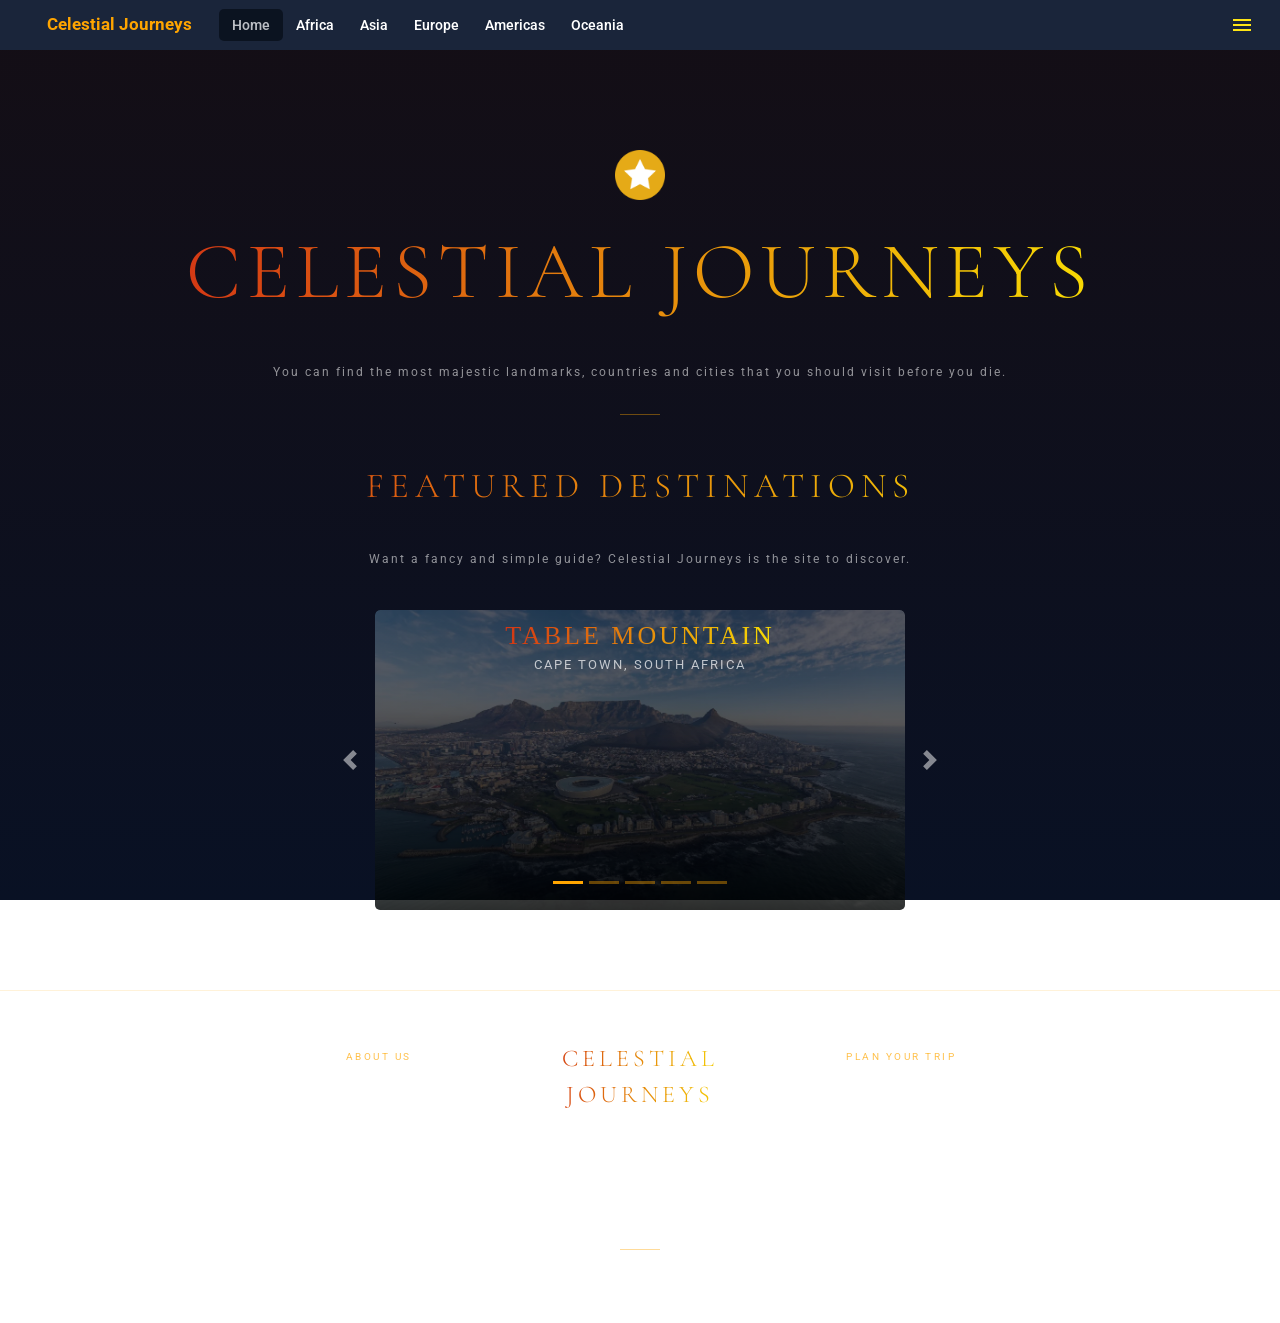
<file: index.html>
<!-- ================================================
      Home page for Celestial Journeys
      File:   index.html
      Author: Marcus Yap
      Date:   May 2026 -->

<!DOCTYPE html>
<html lang="en">
<head>
    <script src="https://code.jquery.com/jquery-3.2.1.slim.min.js" integrity="sha384-KJ3o2DKtIkvYIK3UENzmM7KCkRr/rE9/Qpg6aAZGJwFDMVNA/GpGFF93hXpG5KkN" crossorigin="anonymous"></script>
    <script src="https://cdn.jsdelivr.net/npm/popper.js@1.12.9/dist/umd/popper.min.js" integrity="sha384-ApNbgh9B+Y1QKtv3Rn7W3mgPxhU9K/ScQsAP7hUibX39j7fakFPskvXusvfa0b4Q" crossorigin="anonymous"></script>
    <script src="https://cdn.jsdelivr.net/npm/bootstrap@4.0.0/dist/js/bootstrap.min.js" integrity="sha384-JZR6Spejh4U02d8jOt6vLEHfe/JQGiRRSQQxSfFWpi1MquVdAyjUar5+76PVCmYl" crossorigin="anonymous"></script>
    <link rel="stylesheet" href="https://cdn.jsdelivr.net/npm/bootstrap@4.0.0/dist/css/bootstrap.min.css" integrity="sha384-Gn5384xqQ1aoWXA+058RXPxPg6fy4IWvTNh0E263XmFcJlSAwiGgFAW/dAiS6JXm" crossorigin="anonymous">
    <link href='https://fonts.googleapis.com/css?family=Roboto' rel='stylesheet'>
    <link href="https://fonts.googleapis.com/css2?family=Cormorant+Garamond:wght@300;400;600&display=swap" rel="stylesheet">
    <link rel="stylesheet" href="styling/main.css">
    <link rel="stylesheet" href="styling/continents.css">
    <meta name="viewport" content="width=device-width, initial-scale=1.0">
    <title>Celestial Journeys</title>
    <script src="styling/script.js"></script>
</head>
<body id="home">

<!-- Navigation bar including one for PC and mobile. -->
<nav id="navbar">

    <!-- Small title at the top left showing Celestial Journeys-->
    <div id="navtitle">
        <span id="Celestial">Celestial Journeys</span>
    </div>

    <!-- Links for the navigation bar -->
    <ul id="links">
        <li><a href="index.html" class="active">Home</a></li>
        <li><a href="html/africa.html">Africa</a></li>
        <li><a href="html/asia.html">Asia</a></li>
        <li><a href="html/europe.html">Europe</a></li>
        <li><a href="html/americas.html">Americas</a></li>
        <li><a href="html/oceania.html">Oceania</a></li>
    </ul>

    <!-- Button/icon used to open the hamburger menu for mobile -->
    <button id="hamburger">
        <img id="menu-icon" src="assets/menu.svg" alt="open">
    </button>
</nav>

<!-- Links for the hamburger menu -->
<div id="hamburgermenu">
    <a href="index.html">Home</a>
    <a href="html/africa.html">Africa</a>
    <a href="html/asia.html">Asia</a>
    <a href="html/europe.html">Europe</a>
    <a href="html/americas.html">Americas</a>
    <a href="html/oceania.html">Oceania</a>
</div>

    <!-- Mini star logo -->
    <img src="assets/star.png" id="star" alt ="star">

    <!-- Title and short about -->
    <h1 class="celestiall">CELESTIAL JOURNEYS</h1>
    <br>
    <p class="start">You can find the most majestic landmarks, countries and cities that you should visit before you die.</p>
    <div class="hrthing"></div>

    <!-- Subheading for the carousel of destinations -->
    <h2 class="featured">FEATURED DESTINATIONS</h2>
    <br>
    <p class="start">Want a fancy and simple guide? Celestial Journeys is the site to discover.</p>
    <br>
    
    <!-- Bootstrap carousel from https://getbootstrap.com/docs/4.0/components/carousel/ -->
    <div id="carouselExampleIndicators" class="carousel slide" data-ride="carousel">
        <ol class="carousel-indicators">
          <li data-target="#carouselExampleIndicators" data-slide-to="0" class="active"></li>
          <li data-target="#carouselExampleIndicators" data-slide-to="1"></li>
          <li data-target="#carouselExampleIndicators" data-slide-to="2"></li>
          <li data-target="#carouselExampleIndicators" data-slide-to="3"></li>
          <li data-target="#carouselExampleIndicators" data-slide-to="4"></li>
        </ol>

        <!-- One image per continent displayed in the carousel -->
        <div class="carousel-inner">
          <div class="carousel-item active">
            <img id="carouselimage" class="d-block mx-auto" src="assets/africa/tablemountain.png" alt="First slide" height=300 width=530>
            <div class="carousel-caption">
              <h3>TABLE MOUNTAIN</h3>
              <p>CAPE TOWN, SOUTH AFRICA</p>
            </div>
          </div>
          <div class="carousel-item">
            <img class="d-block mx-auto" src="assets/asia/tokyo.jpg" alt="Second slide" height=300 width=530>
            <div class="carousel-caption">
              <h3>TOKYO</h3>
              <p>JAPAN</p>
            </div>
          </div>
          <div class="carousel-item">
            <img class="d-block mx-auto" src="assets/europe/eiffeltower.jpg" alt="Third slide" height=300 width=530>
            <div class="carousel-caption">
              <h3>PARIS</h3>
              <p>FRANCE</p>
            </div>
          </div>
          <div class="carousel-item">
            <img class="d-block mx-auto" src="assets/americas/lasvegas.jpg" alt="Fourth slide" height=300 width=530>
            <div class="carousel-caption">
              <h3>LAS VEGAS</h3>
              <p>NEVADA, USA</p>
            </div>
          </div>
          <div class="carousel-item">
            <img class="d-block mx-auto" src="assets/oceania/fiji.jpg" alt="Fifth slide" height=300 width=530>
            <div class="carousel-caption">
              <h3>FIJI</h3>
              <p>PACIFIC OCEAN</p>
            </div>
          </div>
        </div>

        <!-- Previous and next button do slide between images. -->
        <a class="carousel-control-prev" href="#carouselExampleIndicators" role="button" data-slide="prev">
          <span class="carousel-control-prev-icon" aria-hidden="true"></span>
          <span class="sr-only">Previous</span>
        </a>
        <a class="carousel-control-next" href="#carouselExampleIndicators" role="button" data-slide="next">
          <span class="carousel-control-next-icon" aria-hidden="true"></span>
          <span class="sr-only">Next</span>
        </a>
      </div>

<!-- Three column footer of about, the title and a link to an external booking site. -->      
<footer>
    <div class="inner">
        <div class="grid">
            <div class="columns">
                <p class="footerheading">ABOUT US</p>
                <p class="about">Celestial Journeys is your guide to the world's most breathtaking destinations, from ancient wonders to modern marvels. The places worth travelling for are gathered here.</p>
            </div>
            <div class="columns" id="alignment">
                <span class="logoo">CELESTIAL JOURNEYS</span>
                <p class="slogan">Discover the world's most beautiful places.</p>
            </div>
            <div class="columns">
                <p class="footerheading">PLAN YOUR TRIP</p>
                <a href="https://www.expedia.co.nz" class="footerlink" target="_blank">BOOK NOW</a>

                <!-- target="_blank" opens the link in a new tab instead of closing my website -->
            </div>
        </div>
        <div class="copy"></div>

        <!-- &copy is for the copyright logo -->
        <p class="copyright">&copy; 2026 Celestial Journeys. All rights reserved.</p>
    </div>
</footer>
</body>
</html>
</file>
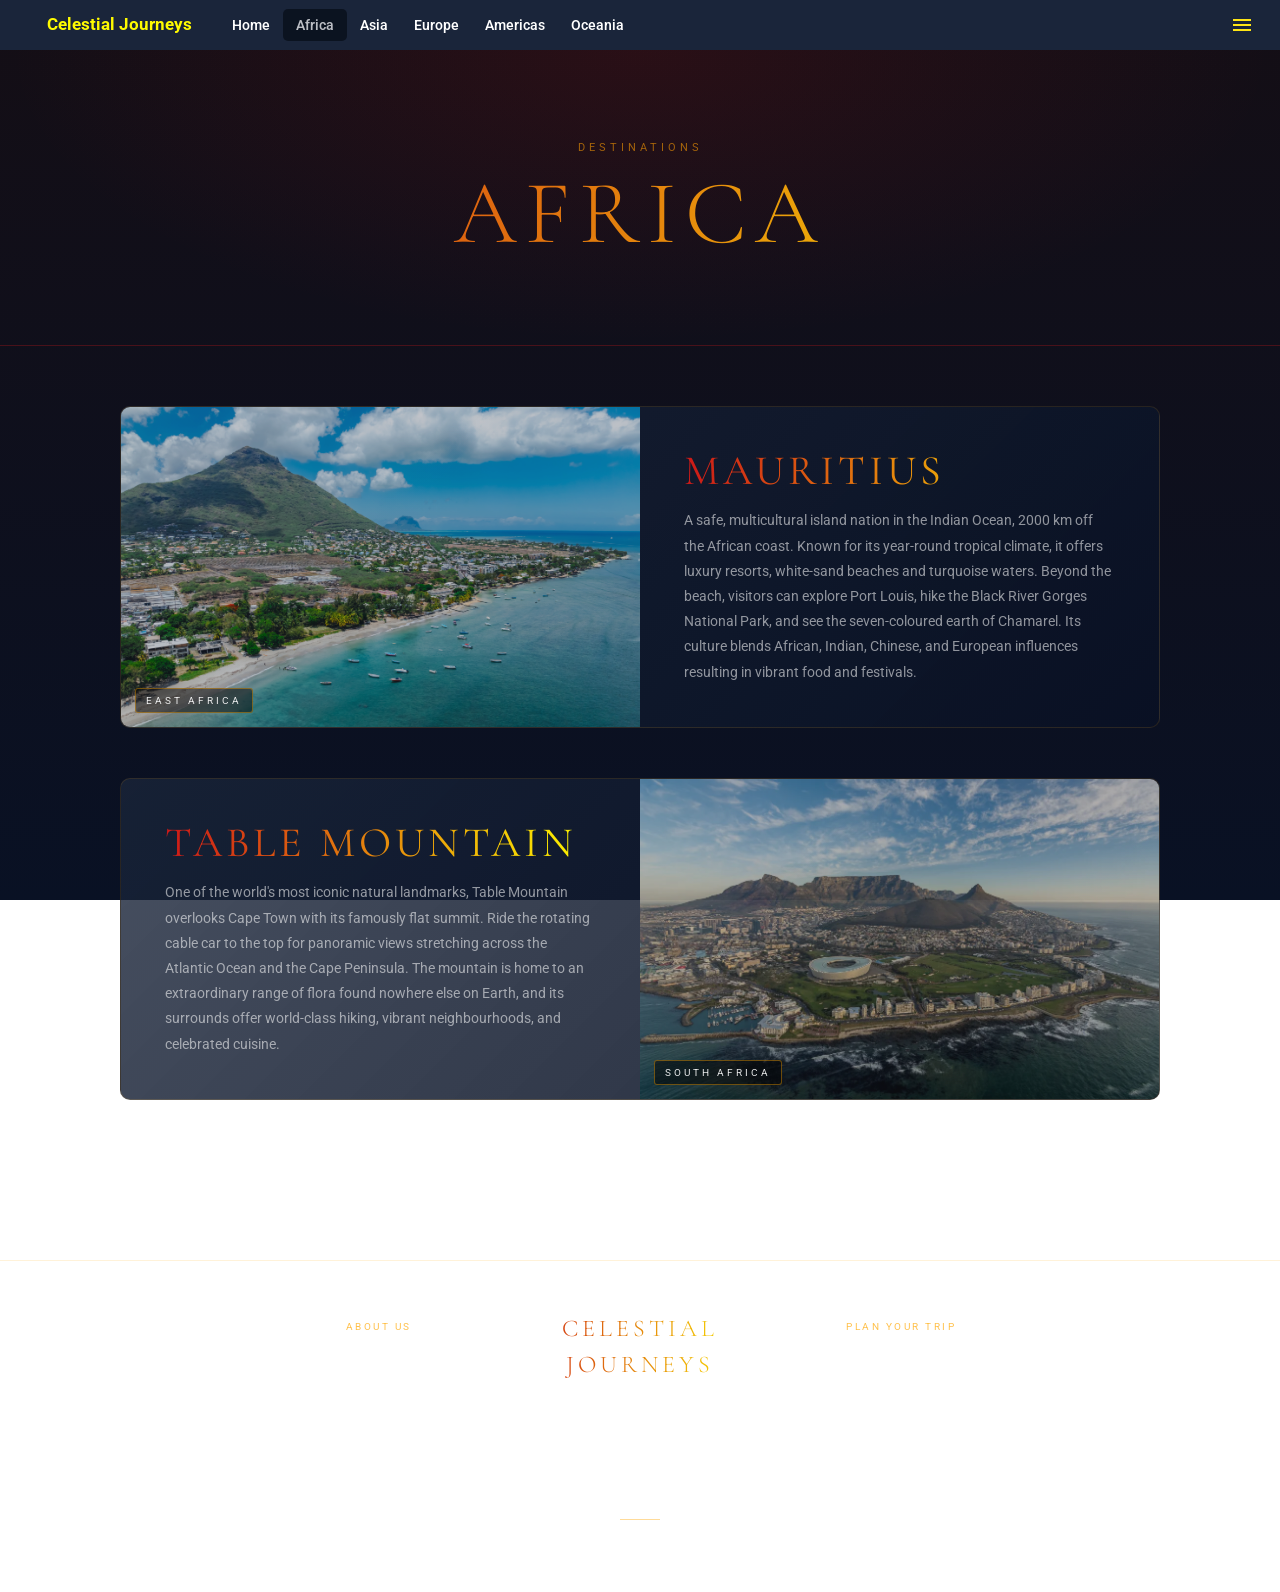
<file: html/africa.html>
<!-- ================================================
      Africa page for Celestial Journeys showing 2 destinations with a description
      File: Africa.html
      Author: Marcus Yap
      Date: May 2026 
     ================================================ -->

<!DOCTYPE html>
<html lang="en">
<head>
    <script src="https://code.jquery.com/jquery-3.2.1.slim.min.js" integrity="sha384-KJ3o2DKtIkvYIK3UENzmM7KCkRr/rE9/Qpg6aAZGJwFDMVNA/GpGFF93hXpG5KkN" crossorigin="anonymous"></script>
    <script src="https://cdn.jsdelivr.net/npm/popper.js@1.12.9/dist/umd/popper.min.js" integrity="sha384-ApNbgh9B+Y1QKtv3Rn7W3mgPxhU9K/ScQsAP7hUibX39j7fakFPskvXusvfa0b4Q" crossorigin="anonymous"></script>
    <script src="https://cdn.jsdelivr.net/npm/bootstrap@4.0.0/dist/js/bootstrap.min.js" integrity="sha384-JZR6Spejh4U02d8jOt6vLEHfe/JQGiRRSQQxSfFWpi1MquVdAyjUar5+76PVCmYl" crossorigin="anonymous"></script>
    <link rel="stylesheet" href="https://cdn.jsdelivr.net/npm/bootstrap@4.0.0/dist/css/bootstrap.min.css" integrity="sha384-Gn5384xqQ1aoWXA+058RXPxPg6fy4IWvTNh0E263XmFcJlSAwiGgFAW/dAiS6JXm" crossorigin="anonymous">
    <link href='https://fonts.googleapis.com/css?family=Roboto' rel='stylesheet'>
    <link href="https://fonts.googleapis.com/css2?family=Cormorant+Garamond:wght@300;400;600&display=swap" rel="stylesheet">
    <link rel="stylesheet" href="../styling/main.css">
    <link rel="stylesheet" href="../styling/continents.css">
    <!-- Quick styling to change the colour of mini Celestial Journeys title based on each continent title -->
    <style>
    #Celestial { color: #fffb00; }
    </style>
    <meta name="viewport" content="width=device-width, initial-scale=1.0">
    <title>Africa - Celestial Journeys</title>
    <script src="../styling/script.js"></script>
</head>
<body>

<!-- Navigation bar including one for PC and mobile. -->
<nav id="navbar">

    <!-- Small title at the top left showing Celestial Journeys-->
    <div id="navtitle">
        <span id="Celestial">Celestial Journeys</span>
    </div>

    <!-- Links for the navigation bar -->
    <ul id="links">
        <li><a href="../index.html">Home</a></li>
        <li><a href="../html/africa.html" class="active">Africa</a></li>
        <li><a href="../html/asia.html">Asia</a></li>
        <li><a href="../html/europe.html">Europe</a></li>
        <li><a href="../html/americas.html">Americas</a></li>
        <li><a href="../html/oceania.html">Oceania</a></li>
    </ul>

    <!-- Button/icon used to open the hamburger menu for mobile -->
    <button id="hamburger">
        <img id="menu-icon" src="../assets/menu.svg" alt="open">
    </button>
</nav>

<!-- Links for the hamburger menu -->
<div id="hamburgermenu">
    <a href="../index.html">Home</a>
    <a href="../html/africa.html">Africa</a>
    <a href="../html/asia.html">Asia</a>
    <a href="../html/europe.html">Europe</a>
    <a href="../html/americas.html">Americas</a>
    <a href="../html/oceania.html">Oceania</a>
</div>

<!-- Title of page with a small 'destinations' text above it -->
<div class="africa">
    <div>
        <p class="destinationslabel">DESTINATIONS</p>
        <h1 class="africatitle">AFRICA</h1>
    </div>
</div>

<!-- Destination box/card with an image of each place, the location and description of it. -->
<div class="destinations">

    <!-- First destination -->
    <div class="destinationcard">
        <div class="image">
            <img src="../assets/africa/mauritius.jpg" alt="Mauritius">
            <div class="location">EAST AFRICA</div>
        </div>
        <div class="desc">
            <h2 class="africaplace">MAURITIUS</h2>

            <!-- https://mauritiusnow.com/ I used this website for information and got AI to summarise my writing to create the description. -->
            <p class="description">A safe, multicultural island nation in the Indian Ocean, 2000 km off the African coast. Known for its year-round tropical climate, it offers luxury resorts, white-sand beaches and turquoise waters. Beyond the beach, visitors can explore Port Louis, hike the Black River Gorges National Park, and see the seven-coloured earth of Chamarel. Its culture blends African, Indian, Chinese, and European influences resulting in vibrant food and festivals.</p>
        </div>
    </div>

    <!-- Second destination -->
    <div class="destinationcard2">
        <div class="image">
            <img src="../assets/africa/tablemountain.png" alt="Table Mountain">
            <div class="location">SOUTH AFRICA</div>
        </div>
        <div class="desc">
            <h2 class="africaplace">TABLE MOUNTAIN</h2>

            <!-- https://www.southafrica.net/ I used this website for information and got AI to summarise my writing to create the description. -->
            <p class="description">One of the world's most iconic natural landmarks, Table Mountain overlooks Cape Town with its famously flat summit. Ride the rotating cable car to the top for panoramic views stretching across the Atlantic Ocean and the Cape Peninsula. The mountain is home to an extraordinary range of flora found nowhere else on Earth, and its surrounds offer world-class hiking, vibrant neighbourhoods, and celebrated cuisine.</p>
        </div>
    </div>
</div>

<!-- Three column footer of about, the title and a link to an external booking site. -->      
<footer>
    <div class="inner">
        <div class="grid">
            <div class="columns">
                <p class="footerheading">ABOUT US</p>
                <p class="about">Celestial Journeys is your guide to the world's most breathtaking destinations, from ancient wonders to modern marvels. The places worth travelling for are gathered here.</p>
            </div>
            <div class="columns" id="alignment">
                <span class="logoo">CELESTIAL JOURNEYS</span>
                <p class="slogan">Discover the world's most beautiful places.</p>
            </div>
            <div class="columns">
                <p class="footerheading">PLAN YOUR TRIP</p>
                <a href="https://www.expedia.co.nz" class="footerlink" target="_blank">BOOK NOW</a>

                <!-- target="_blank" opens the link in a new tab instead of closing my website -->
            </div>
        </div>
        <div class="copy"></div>
        <p class="copyright">&copy; 2026 Celestial Journeys. All rights reserved.</p>
    </div>
</footer>
</body>
</html>
</file>
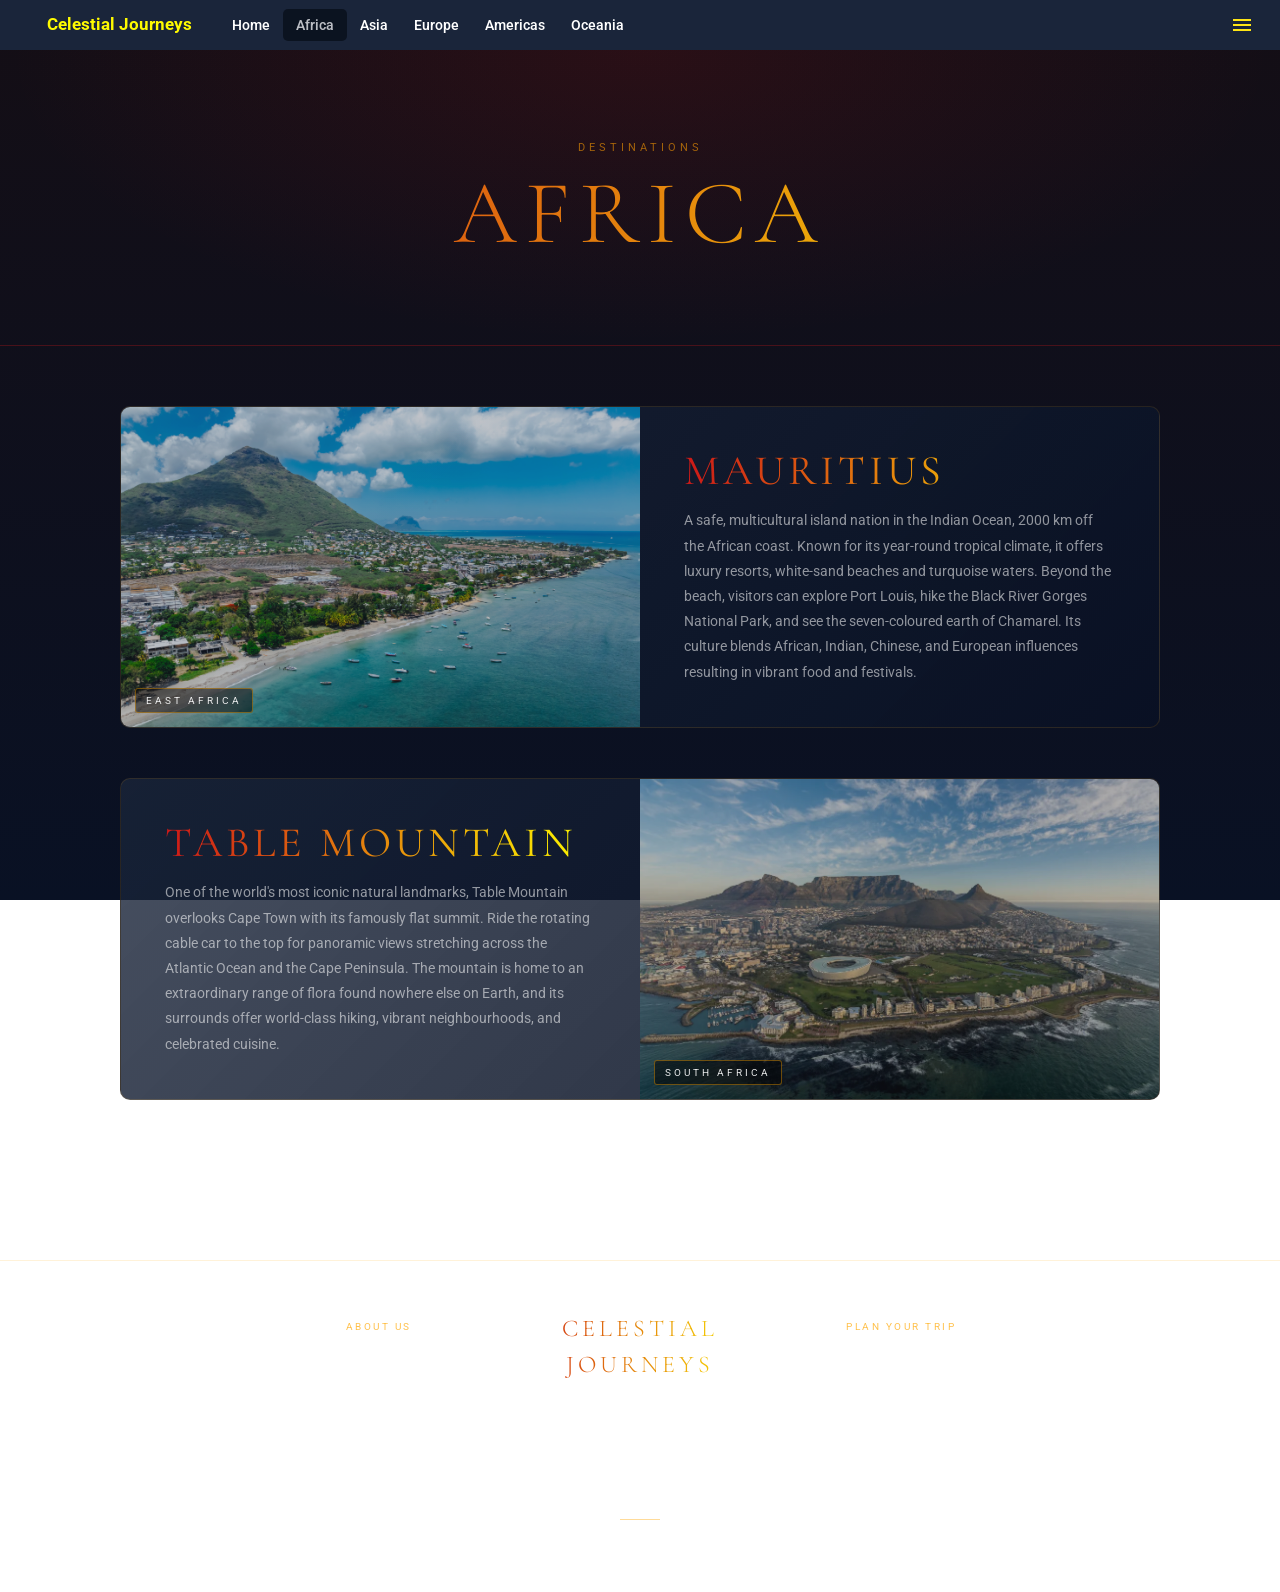
<file: html/Africa.html>
<!-- ================================================
      Africa page for Celestial Journeys showing 2 destinations with a description
      File: Africa.html
      Author: Marcus Yap
      Date: May 2026 
     ================================================ -->

<!DOCTYPE html>
<html lang="en">
<head>
    <script src="https://code.jquery.com/jquery-3.2.1.slim.min.js" integrity="sha384-KJ3o2DKtIkvYIK3UENzmM7KCkRr/rE9/Qpg6aAZGJwFDMVNA/GpGFF93hXpG5KkN" crossorigin="anonymous"></script>
    <script src="https://cdn.jsdelivr.net/npm/popper.js@1.12.9/dist/umd/popper.min.js" integrity="sha384-ApNbgh9B+Y1QKtv3Rn7W3mgPxhU9K/ScQsAP7hUibX39j7fakFPskvXusvfa0b4Q" crossorigin="anonymous"></script>
    <script src="https://cdn.jsdelivr.net/npm/bootstrap@4.0.0/dist/js/bootstrap.min.js" integrity="sha384-JZR6Spejh4U02d8jOt6vLEHfe/JQGiRRSQQxSfFWpi1MquVdAyjUar5+76PVCmYl" crossorigin="anonymous"></script>
    <link rel="stylesheet" href="https://cdn.jsdelivr.net/npm/bootstrap@4.0.0/dist/css/bootstrap.min.css" integrity="sha384-Gn5384xqQ1aoWXA+058RXPxPg6fy4IWvTNh0E263XmFcJlSAwiGgFAW/dAiS6JXm" crossorigin="anonymous">
    <link href='https://fonts.googleapis.com/css?family=Roboto' rel='stylesheet'>
    <link href="https://fonts.googleapis.com/css2?family=Cormorant+Garamond:wght@300;400;600&display=swap" rel="stylesheet">
    <link rel="stylesheet" href="../styling/main.css">
    <link rel="stylesheet" href="../styling/continents.css">
    <!-- Quick styling to change the colour of mini Celestial Journeys title based on each continent title -->
    <style>
    #Celestial { color: #fffb00; }
    </style>
    <meta charset="UTF-8">
    <meta name="viewport" content="width=device-width, initial-scale=1.0">
    <title>Africa - Celestial Journeys</title>
    <script src="../styling/script.js"></script>
</head>
<body>

<!-- Navigation bar including one for PC and mobile. -->
<nav id="navbar">

    <!-- Small title at the top left showing Celestial Journeys-->
    <div id="navtitle">
        <span id="Celestial">Celestial Journeys</span>
    </div>

    <!-- Links for the navigation bar -->
    <ul id="links">
        <li><a href="../index.html">Home</a></li>
        <li><a href="../html/africa.html" class="active">Africa</a></li>
        <li><a href="../html/asia.html">Asia</a></li>
        <li><a href="../html/europe.html">Europe</a></li>
        <li><a href="../html/americas.html">Americas</a></li>
        <li><a href="../html/oceania.html">Oceania</a></li>
    </ul>

    <!-- Button/icon used to open the hamburger menu for mobile -->
    <button id="hamburger">
        <img id="menu-icon" src="../assets/menu.svg" alt="open">
    </button>
</nav>

<!-- Links for the hamburger menu -->
<div id="hamburgermenu">
    <a href="../index.html">Home</a>
    <a href="../html/africa.html">Africa</a>
    <a href="../html/asia.html">Asia</a>
    <a href="../html/europe.html">Europe</a>
    <a href="../html/americas.html">Americas</a>
    <a href="../html/oceania.html">Oceania</a>
</div>

<!-- Title of page with a small 'destinations' text above it -->
<div class="africa">
    <div>
        <p class="destinationslabel">DESTINATIONS</p>
        <h1 class="africatitle">AFRICA</h1>
    </div>
</div>

<!-- Destination box/card with an image of each place, the location and description of it. -->
<div class="destinations">

    <!-- First destination -->
    <div class="destinationcard">
        <div class="image">
            <img src="../assets/africa/mauritius.jpg" alt="Mauritius">
            <div class="location">EAST AFRICA</div>
        </div>
        <div class="desc">
            <h2 class="africaplace">MAURITIUS</h2>

            <!-- https://mauritiusnow.com/ I used this website for information and got AI to summarise my writing to create the description. -->
            <p class="description">A safe, multicultural island nation in the Indian Ocean, 2000 km off the African coast. Known for its year-round tropical climate, it offers luxury resorts, white-sand beaches and turquoise waters. Beyond the beach, visitors can explore Port Louis, hike the Black River Gorges National Park, and see the seven-coloured earth of Chamarel. Its culture blends African, Indian, Chinese, and European influences resulting in vibrant food and festivals.</p>
        </div>
    </div>

    <!-- Second destination -->
    <div class="destinationcard2">
        <div class="image">
            <img src="../assets/africa/tablemountain.png" alt="Table Mountain">
            <div class="location">SOUTH AFRICA</div>
        </div>
        <div class="desc">
            <h2 class="africaplace">TABLE MOUNTAIN</h2>

            <!-- https://www.southafrica.net/ I used this website for information and got AI to summarise my writing to create the description. -->
            <p class="description">One of the world's most iconic natural landmarks, Table Mountain overlooks Cape Town with its famously flat summit. Ride the rotating cable car to the top for panoramic views stretching across the Atlantic Ocean and the Cape Peninsula. The mountain is home to an extraordinary range of flora found nowhere else on Earth, and its surrounds offer world-class hiking, vibrant neighbourhoods, and celebrated cuisine.</p>
        </div>
    </div>
</div>

<!-- Three column footer of about, the title and a link to an external booking site. -->      
<footer>
    <div class="inner">
        <div class="grid">
            <div class="columns">
                <p class="footerheading">ABOUT US</p>
                <p class="about">Celestial Journeys is your guide to the world's most breathtaking destinations, from ancient wonders to modern marvels. The places worth travelling for are gathered here.</p>
            </div>
            <div class="columns" id="alignment">
                <span class="logoo">CELESTIAL JOURNEYS</span>
                <p class="slogan">Discover the world's most beautiful places.</p>
            </div>
            <div class="columns">
                <p class="footerheading">PLAN YOUR TRIP</p>
                <a href="https://www.expedia.co.nz" class="footerlink" target="_blank">BOOK NOW</a>

                <!-- target="_blank" opens the link in a new tab instead of closing my website -->
            </div>
        </div>
        <div class="copy"></div>
        <p class="copyright">&copy; 2026 Celestial Journeys. All rights reserved.</p>
    </div>
</footer>
</body>
</html>
</file>
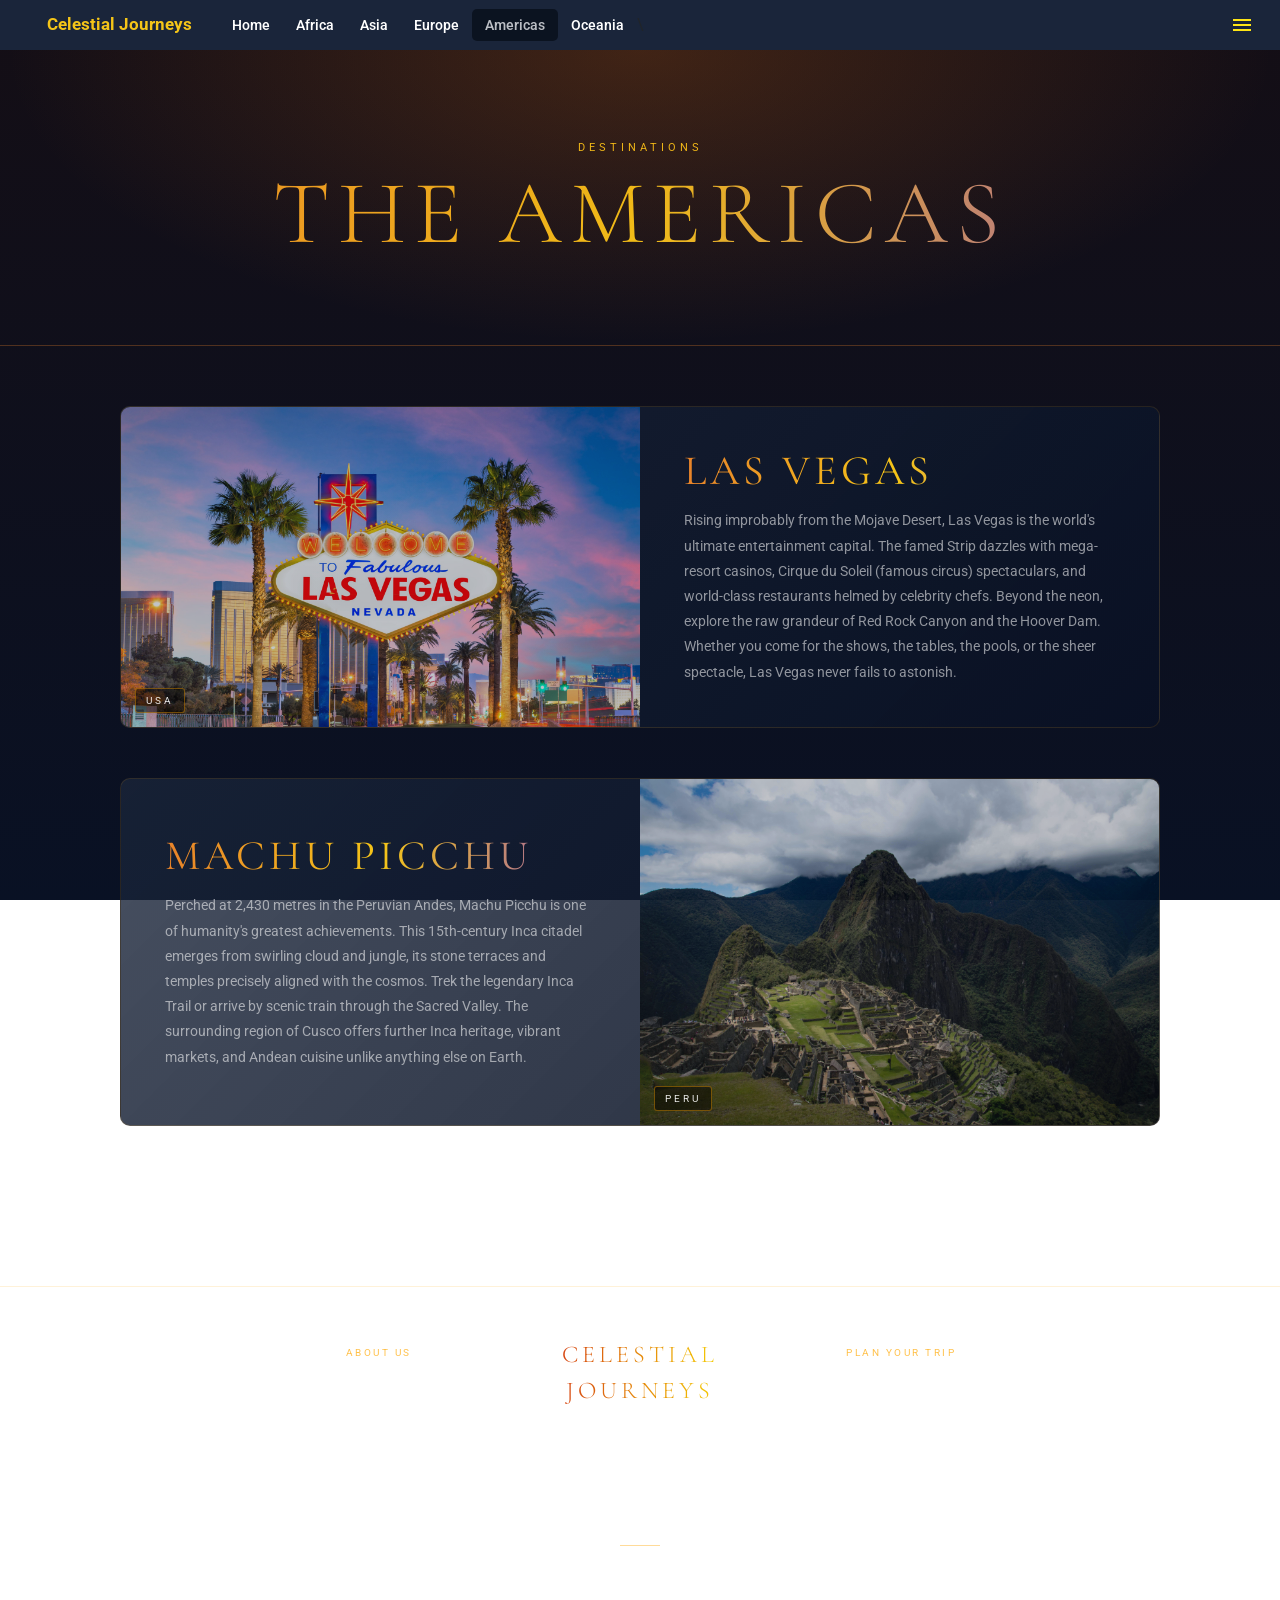
<file: html/americas.html>
<!-- ================================================
      South/North America page for Celestial Journeys showing 2 destinations with a description
      File: Americas.html
      Author: Marcus Yap
      Date: May 2026 
     ================================================ -->

<!DOCTYPE html>
<html lang="en">
<head>
    <script src="https://code.jquery.com/jquery-3.2.1.slim.min.js" integrity="sha384-KJ3o2DKtIkvYIK3UENzmM7KCkRr/rE9/Qpg6aAZGJwFDMVNA/GpGFF93hXpG5KkN" crossorigin="anonymous"></script>
    <script src="https://cdn.jsdelivr.net/npm/popper.js@1.12.9/dist/umd/popper.min.js" integrity="sha384-ApNbgh9B+Y1QKtv3Rn7W3mgPxhU9K/ScQsAP7hUibX39j7fakFPskvXusvfa0b4Q" crossorigin="anonymous"></script>
    <script src="https://cdn.jsdelivr.net/npm/bootstrap@4.0.0/dist/js/bootstrap.min.js" integrity="sha384-JZR6Spejh4U02d8jOt6vLEHfe/JQGiRRSQQxSfFWpi1MquVdAyjUar5+76PVCmYl" crossorigin="anonymous"></script>
    <link rel="stylesheet" href="https://cdn.jsdelivr.net/npm/bootstrap@4.0.0/dist/css/bootstrap.min.css" integrity="sha384-Gn5384xqQ1aoWXA+058RXPxPg6fy4IWvTNh0E263XmFcJlSAwiGgFAW/dAiS6JXm" crossorigin="anonymous">
    <link href='https://fonts.googleapis.com/css?family=Roboto' rel='stylesheet'>
    <link href="https://fonts.googleapis.com/css2?family=Cormorant+Garamond:wght@300;400;600&display=swap" rel="stylesheet">
    <link rel="stylesheet" href="../styling/main.css">
    <link rel="stylesheet" href="../styling/continents.css">
    <!-- Quick styling to change the colour of mini Celestial Journeys title based on each continent title -->
    <style>
    #Celestial { color: #f5c518; }
    </style>
    <meta name="viewport" content="width=device-width, initial-scale=1.0">
    <title>The Americas - Celestial Journeys</title>
    <script src="../styling/script.js"></script>
</head>
<body>

<!-- Navigation bar including one for PC and mobile. -->
<nav id="navbar">

    <!-- Small title at the top left showing Celestial Journeys-->
    <div id="navtitle">
        <span id="Celestial">Celestial Journeys</span>
    </div>

    <!-- Links for the navigation bar -->
    <ul id="links">
        <li><a href="../index.html">Home</a></li>
        <li><a href="../html/africa.html">Africa</a></li>
        <li><a href="../html/asia.html">Asia</a></li>
        <li><a href="../html/europe.html">Europe</a></li>
        <li><a href="../html/americas.html" class="active">Americas</a></li>
        <li><a href="../html/oceania.html">Oceania</a></li>
    </ul>\

    <!-- Button/icon used to open the hamburger menu for mobile -->
    <button id="hamburger">
        <img id="menu-icon" src="../assets/menu.svg" alt="open">
    </button>
</nav>

<!-- Links for the hamburger menu -->
<div id="hamburgermenu">
    <a href="../index.html">Home</a>
    <a href="../html/africa.html">Africa</a>
    <a href="../html/asia.html">Asia</a>
    <a href="../html/europe.html">Europe</a>
    <a href="../html/americas.html">Americas</a>
    <a href="../html/oceania.html">Oceania</a>
</div>

<!-- Title of page with a small 'destinations' text above it -->
<div class="americas">
    <div>
        <p class="americasdestinationslabel">DESTINATIONS</p>
        <h1 class="americastitle">THE AMERICAS</h1>
    </div>
</div>

<!-- Destination box/card with an image of each place, the location and description of it. -->
<div class="destinations">

    <!-- First destination -->
    <div class="destinationcard">
        <div class="image">
            <img src="../assets/americas/lasvegas.jpg" alt="Las Vegas">
            <div class="location">USA</div>
        </div>

        <div class="desc">
            <h2 class="americasplace">LAS VEGAS</h2>

            <!-- https://www.visitlasvegas.com/ I used this website for information and got AI to summarise my writing to create the description. -->
            <p class="description">Rising improbably from the Mojave Desert, Las Vegas is the world's ultimate entertainment capital. The famed Strip dazzles with mega-resort casinos, Cirque du Soleil (famous circus) spectaculars, and world-class restaurants helmed by celebrity chefs. Beyond the neon, explore the raw grandeur of Red Rock Canyon and the Hoover Dam. Whether you come for the shows, the tables, the pools, or the sheer spectacle, Las Vegas never fails to astonish.</p>
        </div>
    </div>

    <!-- Second destination -->
    <div class="destinationcard2">
        <div class="image">
            <img src="../assets/americas/machupicchu.png" alt="Machu Picchu">
            <div class="location">PERU</div>
        </div>
        <div class="desc">
            <h2 class="americasplace">MACHU PICCHU</h2>

            <!-- https://www.peru.travel/ I used this website for information and got AI to summarise my writing to create the description. -->
            <p class="description">Perched at 2,430 metres in the Peruvian Andes, Machu Picchu is one of humanity's greatest achievements. This 15th-century Inca citadel emerges from swirling cloud and jungle, its stone terraces and temples precisely aligned with the cosmos. Trek the legendary Inca Trail or arrive by scenic train through the Sacred Valley. The surrounding region of Cusco offers further Inca heritage, vibrant markets, and Andean cuisine unlike anything else on Earth.</p>
        </div>
    </div>
</div>

<!-- Three column footer of about, the title and a link to an external booking site. -->      
<footer>
    <div class="inner">
        <div class="grid">
            <div class="columns">
                <p class="footerheading">ABOUT US</p>
                <p class="about">Celestial Journeys is your guide to the world's most breathtaking destinations, from ancient wonders to modern marvels. The places worth travelling for are gathered here.</p>
            </div>
            <div class="columns" id="alignment">
                <span class="logoo">CELESTIAL JOURNEYS</span>
                <p class="slogan">Discover the world's most beautiful places.</p>
            </div>
            <div class="columns">
                <p class="footerheading">PLAN YOUR TRIP</p>
                <a href="https://www.expedia.co.nz" class="footerlink" target="_blank">BOOK NOW</a>

                <!-- target="_blank" opens the link in a new tab instead of closing my website -->
            </div>
        </div>
        <div class="copy"></div>
        <p class="copyright">&copy; 2026 Celestial Journeys. All rights reserved.</p>
    </div>
</footer>
</body>
</html>
</file>
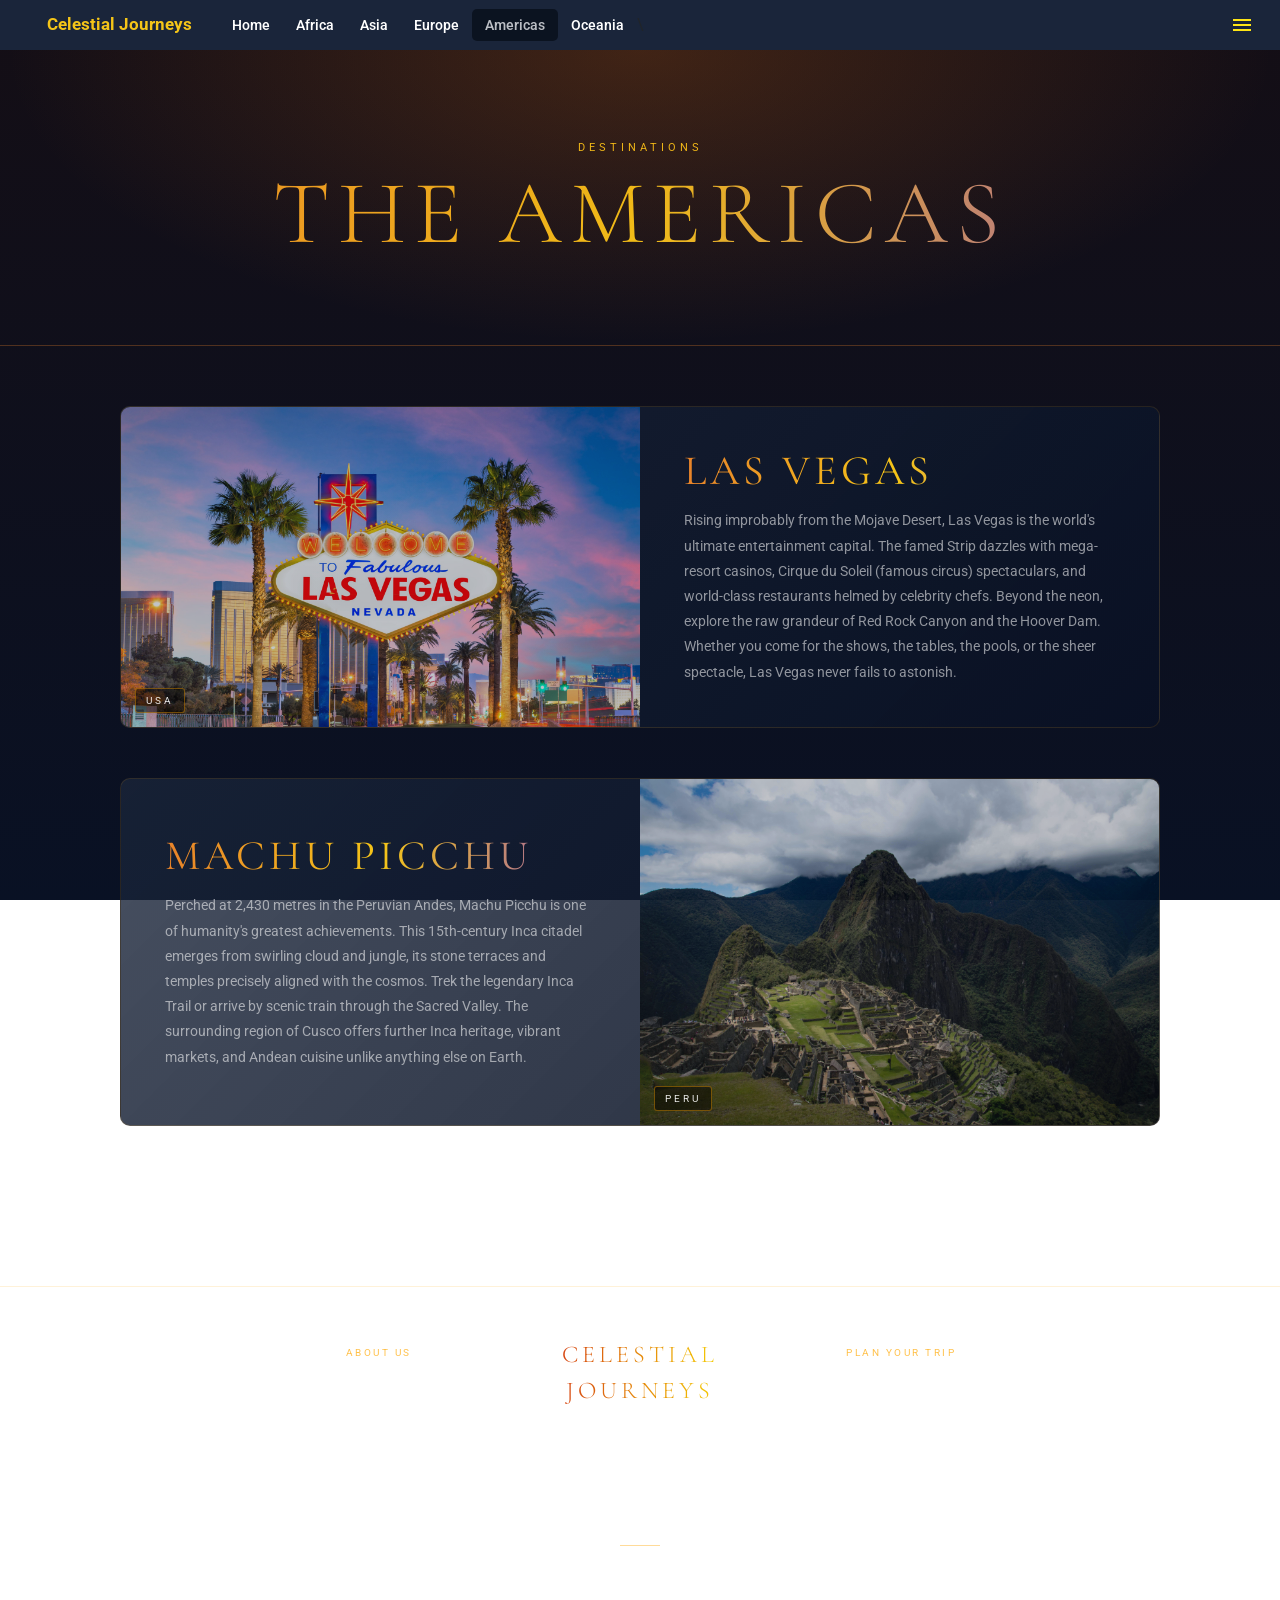
<file: html/Americas.html>
<!-- ================================================
      South/North America page for Celestial Journeys showing 2 destinations with a description
      File: Americas.html
      Author: Marcus Yap
      Date: May 2026 
     ================================================ -->

<!DOCTYPE html>
<html lang="en">
<head>
    <script src="https://code.jquery.com/jquery-3.2.1.slim.min.js" integrity="sha384-KJ3o2DKtIkvYIK3UENzmM7KCkRr/rE9/Qpg6aAZGJwFDMVNA/GpGFF93hXpG5KkN" crossorigin="anonymous"></script>
    <script src="https://cdn.jsdelivr.net/npm/popper.js@1.12.9/dist/umd/popper.min.js" integrity="sha384-ApNbgh9B+Y1QKtv3Rn7W3mgPxhU9K/ScQsAP7hUibX39j7fakFPskvXusvfa0b4Q" crossorigin="anonymous"></script>
    <script src="https://cdn.jsdelivr.net/npm/bootstrap@4.0.0/dist/js/bootstrap.min.js" integrity="sha384-JZR6Spejh4U02d8jOt6vLEHfe/JQGiRRSQQxSfFWpi1MquVdAyjUar5+76PVCmYl" crossorigin="anonymous"></script>
    <link rel="stylesheet" href="https://cdn.jsdelivr.net/npm/bootstrap@4.0.0/dist/css/bootstrap.min.css" integrity="sha384-Gn5384xqQ1aoWXA+058RXPxPg6fy4IWvTNh0E263XmFcJlSAwiGgFAW/dAiS6JXm" crossorigin="anonymous">
    <link href='https://fonts.googleapis.com/css?family=Roboto' rel='stylesheet'>
    <link href="https://fonts.googleapis.com/css2?family=Cormorant+Garamond:wght@300;400;600&display=swap" rel="stylesheet">
    <link rel="stylesheet" href="../styling/main.css">
    <link rel="stylesheet" href="../styling/continents.css">
    <!-- Quick styling to change the colour of mini Celestial Journeys title based on each continent title -->
    <style>
    #Celestial { color: #f5c518; }
    </style>
    <meta charset="UTF-8">
    <meta name="viewport" content="width=device-width, initial-scale=1.0">
    <title>The Americas - Celestial Journeys</title>
    <script src="../styling/script.js"></script>
</head>
<body>

<!-- Navigation bar including one for PC and mobile. -->
<nav id="navbar">

    <!-- Small title at the top left showing Celestial Journeys-->
    <div id="navtitle">
        <span id="Celestial">Celestial Journeys</span>
    </div>

    <!-- Links for the navigation bar -->
    <ul id="links">
        <li><a href="../index.html">Home</a></li>
        <li><a href="../html/africa.html">Africa</a></li>
        <li><a href="../html/asia.html">Asia</a></li>
        <li><a href="../html/europe.html">Europe</a></li>
        <li><a href="../html/americas.html" class="active">Americas</a></li>
        <li><a href="../html/oceania.html">Oceania</a></li>
    </ul>\

    <!-- Button/icon used to open the hamburger menu for mobile -->
    <button id="hamburger">
        <img id="menu-icon" src="../assets/menu.svg" alt="open">
    </button>
</nav>

<!-- Links for the hamburger menu -->
<div id="hamburgermenu">
    <a href="../index.html">Home</a>
    <a href="../html/africa.html">Africa</a>
    <a href="../html/asia.html">Asia</a>
    <a href="../html/europe.html">Europe</a>
    <a href="../html/americas.html">Americas</a>
    <a href="../html/oceania.html">Oceania</a>
</div>

<!-- Title of page with a small 'destinations' text above it -->
<div class="americas">
    <div>
        <p class="americasdestinationslabel">DESTINATIONS</p>
        <h1 class="americastitle">THE AMERICAS</h1>
    </div>
</div>

<!-- Destination box/card with an image of each place, the location and description of it. -->
<div class="destinations">

    <!-- First destination -->
    <div class="destinationcard">
        <div class="image">
            <img src="../assets/americas/lasvegas.jpg" alt="Las Vegas">
            <div class="location">USA</div>
        </div>

        <div class="desc">
            <h2 class="americasplace">LAS VEGAS</h2>

            <!-- https://www.visitlasvegas.com/ I used this website for information and got AI to summarise my writing to create the description. -->
            <p class="description">Rising improbably from the Mojave Desert, Las Vegas is the world's ultimate entertainment capital. The famed Strip dazzles with mega-resort casinos, Cirque du Soleil (famous circus) spectaculars, and world-class restaurants helmed by celebrity chefs. Beyond the neon, explore the raw grandeur of Red Rock Canyon and the Hoover Dam. Whether you come for the shows, the tables, the pools, or the sheer spectacle, Las Vegas never fails to astonish.</p>
        </div>
    </div>

    <!-- Second destination -->
    <div class="destinationcard2">
        <div class="image">
            <img src="../assets/americas/machupicchu.png" alt="Machu Picchu">
            <div class="location">PERU</div>
        </div>
        <div class="desc">
            <h2 class="americasplace">MACHU PICCHU</h2>

            <!-- https://www.peru.travel/ I used this website for information and got AI to summarise my writing to create the description. -->
            <p class="description">Perched at 2,430 metres in the Peruvian Andes, Machu Picchu is one of humanity's greatest achievements. This 15th-century Inca citadel emerges from swirling cloud and jungle, its stone terraces and temples precisely aligned with the cosmos. Trek the legendary Inca Trail or arrive by scenic train through the Sacred Valley. The surrounding region of Cusco offers further Inca heritage, vibrant markets, and Andean cuisine unlike anything else on Earth.</p>
        </div>
    </div>
</div>

<!-- Three column footer of about, the title and a link to an external booking site. -->      
<footer>
    <div class="inner">
        <div class="grid">
            <div class="columns">
                <p class="footerheading">ABOUT US</p>
                <p class="about">Celestial Journeys is your guide to the world's most breathtaking destinations, from ancient wonders to modern marvels. The places worth travelling for are gathered here.</p>
            </div>
            <div class="columns" id="alignment">
                <span class="logoo">CELESTIAL JOURNEYS</span>
                <p class="slogan">Discover the world's most beautiful places.</p>
            </div>
            <div class="columns">
                <p class="footerheading">PLAN YOUR TRIP</p>
                <a href="https://www.expedia.co.nz" class="footerlink" target="_blank">BOOK NOW</a>

                <!-- target="_blank" opens the link in a new tab instead of closing my website -->
            </div>
        </div>
        <div class="copy"></div>
        <p class="copyright">&copy; 2026 Celestial Journeys. All rights reserved.</p>
    </div>
</footer>
</body>
</html>
</file>
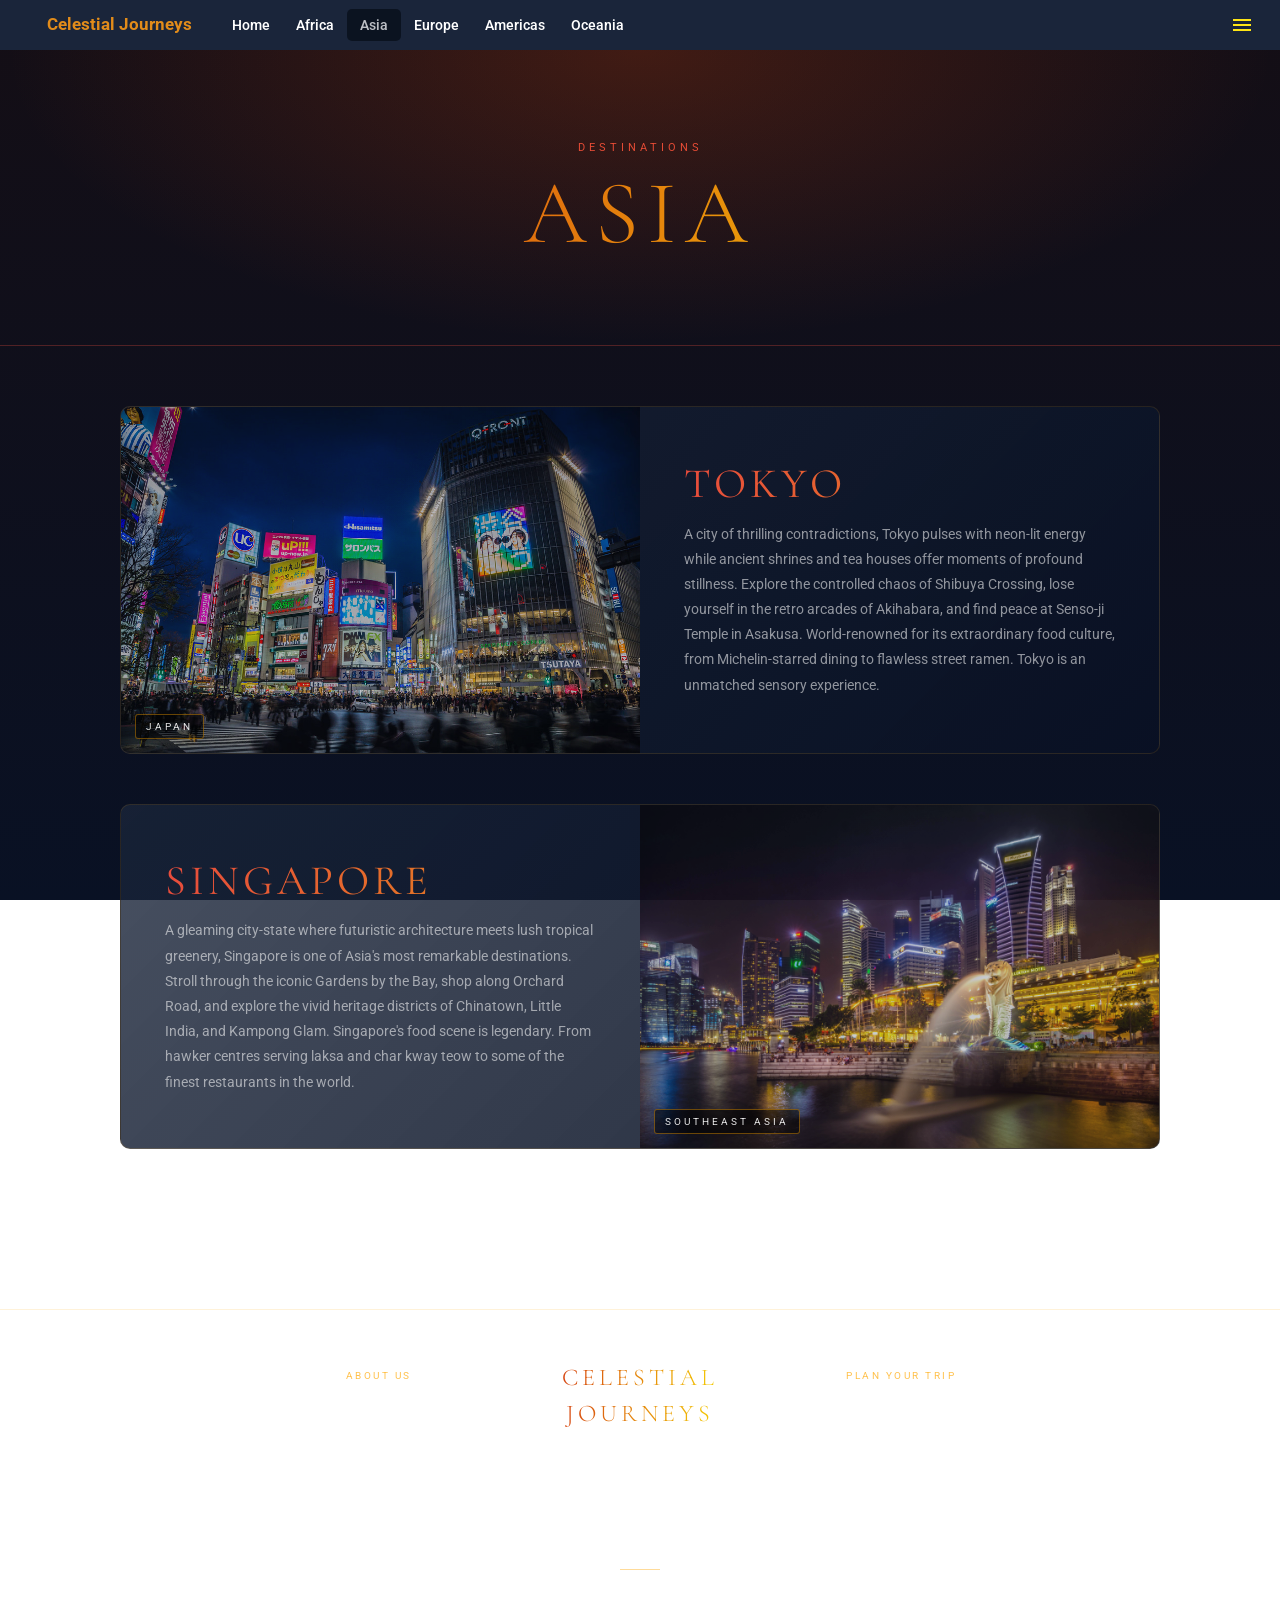
<file: html/asia.html>
<!-- ================================================
      Asia page for Celestial Journeys showing 2 destinations with a description
      File: Asia.html
      Author: Marcus Yap
      Date: May 2026 
     ================================================ -->

<!DOCTYPE html>
<html lang="en">
<head>
    <script src="https://code.jquery.com/jquery-3.2.1.slim.min.js" integrity="sha384-KJ3o2DKtIkvYIK3UENzmM7KCkRr/rE9/Qpg6aAZGJwFDMVNA/GpGFF93hXpG5KkN" crossorigin="anonymous"></script>
    <script src="https://cdn.jsdelivr.net/npm/popper.js@1.12.9/dist/umd/popper.min.js" integrity="sha384-ApNbgh9B+Y1QKtv3Rn7W3mgPxhU9K/ScQsAP7hUibX39j7fakFPskvXusvfa0b4Q" crossorigin="anonymous"></script>
    <script src="https://cdn.jsdelivr.net/npm/bootstrap@4.0.0/dist/js/bootstrap.min.js" integrity="sha384-JZR6Spejh4U02d8jOt6vLEHfe/JQGiRRSQQxSfFWpi1MquVdAyjUar5+76PVCmYl" crossorigin="anonymous"></script>
    <link rel="stylesheet" href="https://cdn.jsdelivr.net/npm/bootstrap@4.0.0/dist/css/bootstrap.min.css" integrity="sha384-Gn5384xqQ1aoWXA+058RXPxPg6fy4IWvTNh0E263XmFcJlSAwiGgFAW/dAiS6JXm" crossorigin="anonymous">
    <link href='https://fonts.googleapis.com/css?family=Roboto' rel='stylesheet'>
    <link href="https://fonts.googleapis.com/css2?family=Cormorant+Garamond:wght@300;400;600&display=swap" rel="stylesheet">
    <link rel="stylesheet" href="../styling/main.css">
    <link rel="stylesheet" href="../styling/continents.css">
    <!-- Quick styling to change the colour of mini Celestial Journeys title based on each continent title -->
    <style>
    #Celestial { color: #e28c1a; }
    </style>
    <meta name="viewport" content="width=device-width, initial-scale=1.0">
    <title>Asia - Celestial Journeys</title>
    <script src="../styling/script.js"></script>
</head>
<body>

<!-- Navigation bar including one for PC and mobile. -->
<nav id="navbar">

    <!-- Small title at the top left showing Celestial Journeys-->
    <div id="navtitle">
        <span id="Celestial">Celestial Journeys</span>
    </div>

    <!-- Links for the navigation bar -->
    <ul id="links">
        <li><a href="../index.html">Home</a></li>
        <li><a href="../html/africa.html">Africa</a></li>
        <li><a href="../html/asia.html" class="active">Asia</a></li>
        <li><a href="../html/europe.html">Europe</a></li>
        <li><a href="../html/americas.html">Americas</a></li>
        <li><a href="../html/oceania.html">Oceania</a></li>
    </ul>

    <!-- Button/icon used to open the hamburger menu for mobile -->
    <button id="hamburger">
        <img id="menu-icon" src="../assets/menu.svg" alt="open">
    </button>
</nav>

<!-- Links for the hamburger menu -->
<div id="hamburgermenu">
    <a href="../index.html">Home</a>
    <a href="../html/africa.html">Africa</a>
    <a href="../html/asia.html">Asia</a>
    <a href="../html/europe.html">Europe</a>
    <a href="../html/americas.html">Americas</a>
    <a href="../html/oceania.html">Oceania</a>
</div>

<!-- Title of page with a small 'destinations' text above it -->
<div class="asia">
    <div>
        <p class="asiadestinationslabel">DESTINATIONS</p>
        <h1 class="asiatitle">ASIA</h1>
    </div>
</div>

<!-- Destination box/card with an image of each place, the location and description of it. -->
<div class="destinations">

    <!-- First destination -->
    <div class="destinationcard">
        <div class="image">
            <img src="../assets/asia/tokyo.jpg" alt="Shibuya Crossing">
            <div class="location">JAPAN</div>
        </div>
        <div class="desc">
            <h2 class="asiaplace">TOKYO</h2>

            <!-- https://www.japan.travel/en/au/ I used this website for information and got AI to summarise my writing to create the description. -->
            <p class="description">A city of thrilling contradictions, Tokyo pulses with neon-lit energy while ancient shrines and tea houses offer moments of profound stillness. Explore the controlled chaos of Shibuya Crossing, lose yourself in the retro arcades of Akihabara, and find peace at Senso-ji Temple in Asakusa. World-renowned for its extraordinary food culture, from Michelin-starred dining to flawless street ramen. Tokyo is an unmatched sensory experience.</p>
        </div>
    </div>

    <!-- Second destination -->
    <div class="destinationcard2">
        <div class="image">
            <img src="../assets/asia/singapore.jpg" alt="Singapore">
            <div class="location">SOUTHEAST ASIA</div>
        </div>

        <div class="desc">
            <h2 class="asiaplace">SINGAPORE</h2>

            <!-- https://www.visitsingapore.com/ I used this website for information and got AI to summarise my writing to create the description. -->
            <p class="description">A gleaming city-state where futuristic architecture meets lush tropical greenery, Singapore is one of Asia's most remarkable destinations. Stroll through the iconic Gardens by the Bay, shop along Orchard Road, and explore the vivid heritage districts of Chinatown, Little India, and Kampong Glam. Singapore's food scene is legendary. From hawker centres serving laksa and char kway teow to some of the finest restaurants in the world.</p>
        </div>
    </div>
</div>

<!-- Three column footer of about, the title and a link to an external booking site. -->      
<footer>
    <div class="inner">
        <div class="grid">
            <div class="columns">
                <p class="footerheading">ABOUT US</p>
                <p class="about">Celestial Journeys is your guide to the world's most breathtaking destinations, from ancient wonders to modern marvels. The places worth travelling for are gathered here.</p>
            </div>
            <div class="columns" id="alignment">
                <span class="logoo">CELESTIAL JOURNEYS</span>
                <p class="slogan">Discover the world's most beautiful places.</p>
            </div>
            <div class="columns">
                <p class="footerheading">PLAN YOUR TRIP</p>
                <a href="https://www.expedia.co.nz" class="footerlink" target="_blank">BOOK NOW</a>
                <!-- target="_blank" opens the link in a new tab instead of closing my website -->
            </div>
        </div>
        <div class="copy"></div>
        <p class="copyright">&copy; 2026 Celestial Journeys. All rights reserved.</p>
    </div>
</footer>
</body>
</html>
</file>
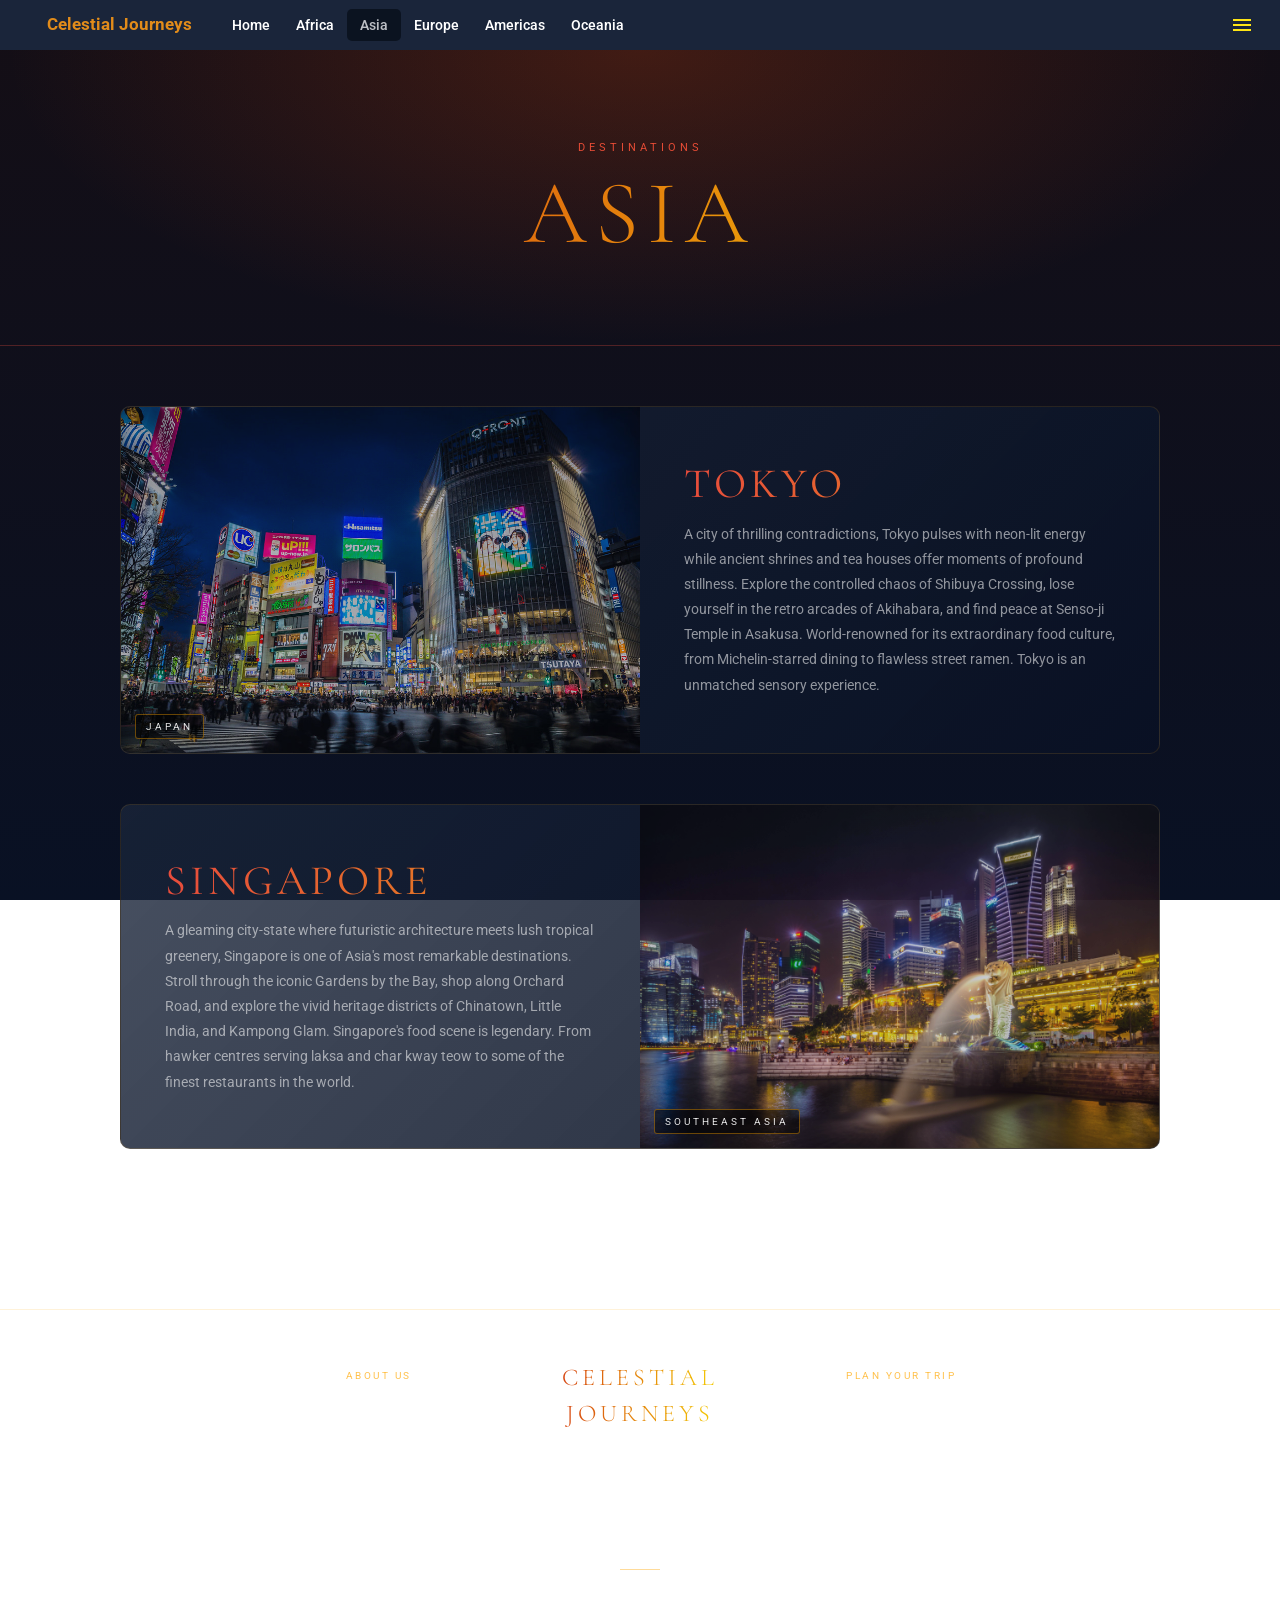
<file: html/Asia.html>
<!-- ================================================
      Asia page for Celestial Journeys showing 2 destinations with a description
      File: Asia.html
      Author: Marcus Yap
      Date: May 2026 
     ================================================ -->

<!DOCTYPE html>
<html lang="en">
<head>
    <script src="https://code.jquery.com/jquery-3.2.1.slim.min.js" integrity="sha384-KJ3o2DKtIkvYIK3UENzmM7KCkRr/rE9/Qpg6aAZGJwFDMVNA/GpGFF93hXpG5KkN" crossorigin="anonymous"></script>
    <script src="https://cdn.jsdelivr.net/npm/popper.js@1.12.9/dist/umd/popper.min.js" integrity="sha384-ApNbgh9B+Y1QKtv3Rn7W3mgPxhU9K/ScQsAP7hUibX39j7fakFPskvXusvfa0b4Q" crossorigin="anonymous"></script>
    <script src="https://cdn.jsdelivr.net/npm/bootstrap@4.0.0/dist/js/bootstrap.min.js" integrity="sha384-JZR6Spejh4U02d8jOt6vLEHfe/JQGiRRSQQxSfFWpi1MquVdAyjUar5+76PVCmYl" crossorigin="anonymous"></script>
    <link rel="stylesheet" href="https://cdn.jsdelivr.net/npm/bootstrap@4.0.0/dist/css/bootstrap.min.css" integrity="sha384-Gn5384xqQ1aoWXA+058RXPxPg6fy4IWvTNh0E263XmFcJlSAwiGgFAW/dAiS6JXm" crossorigin="anonymous">
    <link href='https://fonts.googleapis.com/css?family=Roboto' rel='stylesheet'>
    <link href="https://fonts.googleapis.com/css2?family=Cormorant+Garamond:wght@300;400;600&display=swap" rel="stylesheet">
    <link rel="stylesheet" href="../styling/main.css">
    <link rel="stylesheet" href="../styling/continents.css">
    <!-- Quick styling to change the colour of mini Celestial Journeys title based on each continent title -->
    <style>
    #Celestial { color: #e28c1a; }
    </style>
    <meta charset="UTF-8">
    <meta name="viewport" content="width=device-width, initial-scale=1.0">
    <title>Asia - Celestial Journeys</title>
    <script src="../styling/script.js"></script>
</head>
<body>

<!-- Navigation bar including one for PC and mobile. -->
<nav id="navbar">

    <!-- Small title at the top left showing Celestial Journeys-->
    <div id="navtitle">
        <span id="Celestial">Celestial Journeys</span>
    </div>

    <!-- Links for the navigation bar -->
    <ul id="links">
        <li><a href="../index.html">Home</a></li>
        <li><a href="../html/africa.html">Africa</a></li>
        <li><a href="../html/asia.html" class="active">Asia</a></li>
        <li><a href="../html/europe.html">Europe</a></li>
        <li><a href="../html/americas.html">Americas</a></li>
        <li><a href="../html/oceania.html">Oceania</a></li>
    </ul>

    <!-- Button/icon used to open the hamburger menu for mobile -->
    <button id="hamburger">
        <img id="menu-icon" src="../assets/menu.svg" alt="open">
    </button>
</nav>

<!-- Links for the hamburger menu -->
<div id="hamburgermenu">
    <a href="../index.html">Home</a>
    <a href="../html/africa.html">Africa</a>
    <a href="../html/asia.html">Asia</a>
    <a href="../html/europe.html">Europe</a>
    <a href="../html/americas.html">Americas</a>
    <a href="../html/oceania.html">Oceania</a>
</div>

<!-- Title of page with a small 'destinations' text above it -->
<div class="asia">
    <div>
        <p class="asiadestinationslabel">DESTINATIONS</p>
        <h1 class="asiatitle">ASIA</h1>
    </div>
</div>

<!-- Destination box/card with an image of each place, the location and description of it. -->
<div class="destinations">

    <!-- First destination -->
    <div class="destinationcard">
        <div class="image">
            <img src="../assets/asia/tokyo.jpg" alt="Shibuya Crossing">
            <div class="location">JAPAN</div>
        </div>
        <div class="desc">
            <h2 class="asiaplace">TOKYO</h2>

            <!-- https://www.japan.travel/en/au/ I used this website for information and got AI to summarise my writing to create the description. -->
            <p class="description">A city of thrilling contradictions, Tokyo pulses with neon-lit energy while ancient shrines and tea houses offer moments of profound stillness. Explore the controlled chaos of Shibuya Crossing, lose yourself in the retro arcades of Akihabara, and find peace at Senso-ji Temple in Asakusa. World-renowned for its extraordinary food culture, from Michelin-starred dining to flawless street ramen. Tokyo is an unmatched sensory experience.</p>
        </div>
    </div>

    <!-- Second destination -->
    <div class="destinationcard2">
        <div class="image">
            <img src="../assets/asia/singapore.jpg" alt="Singapore">
            <div class="location">SOUTHEAST ASIA</div>
        </div>

        <div class="desc">
            <h2 class="asiaplace">SINGAPORE</h2>

            <!-- https://www.visitsingapore.com/ I used this website for information and got AI to summarise my writing to create the description. -->
            <p class="description">A gleaming city-state where futuristic architecture meets lush tropical greenery, Singapore is one of Asia's most remarkable destinations. Stroll through the iconic Gardens by the Bay, shop along Orchard Road, and explore the vivid heritage districts of Chinatown, Little India, and Kampong Glam. Singapore's food scene is legendary. From hawker centres serving laksa and char kway teow to some of the finest restaurants in the world.</p>
        </div>
    </div>
</div>

<!-- Three column footer of about, the title and a link to an external booking site. -->      
<footer>
    <div class="inner">
        <div class="grid">
            <div class="columns">
                <p class="footerheading">ABOUT US</p>
                <p class="about">Celestial Journeys is your guide to the world's most breathtaking destinations, from ancient wonders to modern marvels. The places worth travelling for are gathered here.</p>
            </div>
            <div class="columns" id="alignment">
                <span class="logoo">CELESTIAL JOURNEYS</span>
                <p class="slogan">Discover the world's most beautiful places.</p>
            </div>
            <div class="columns">
                <p class="footerheading">PLAN YOUR TRIP</p>
                <a href="https://www.expedia.co.nz" class="footerlink" target="_blank">BOOK NOW</a>
                <!-- target="_blank" opens the link in a new tab instead of closing my website -->
            </div>
        </div>
        <div class="copy"></div>
        <p class="copyright">&copy; 2026 Celestial Journeys. All rights reserved.</p>
    </div>
</footer>
</body>
</html>
</file>
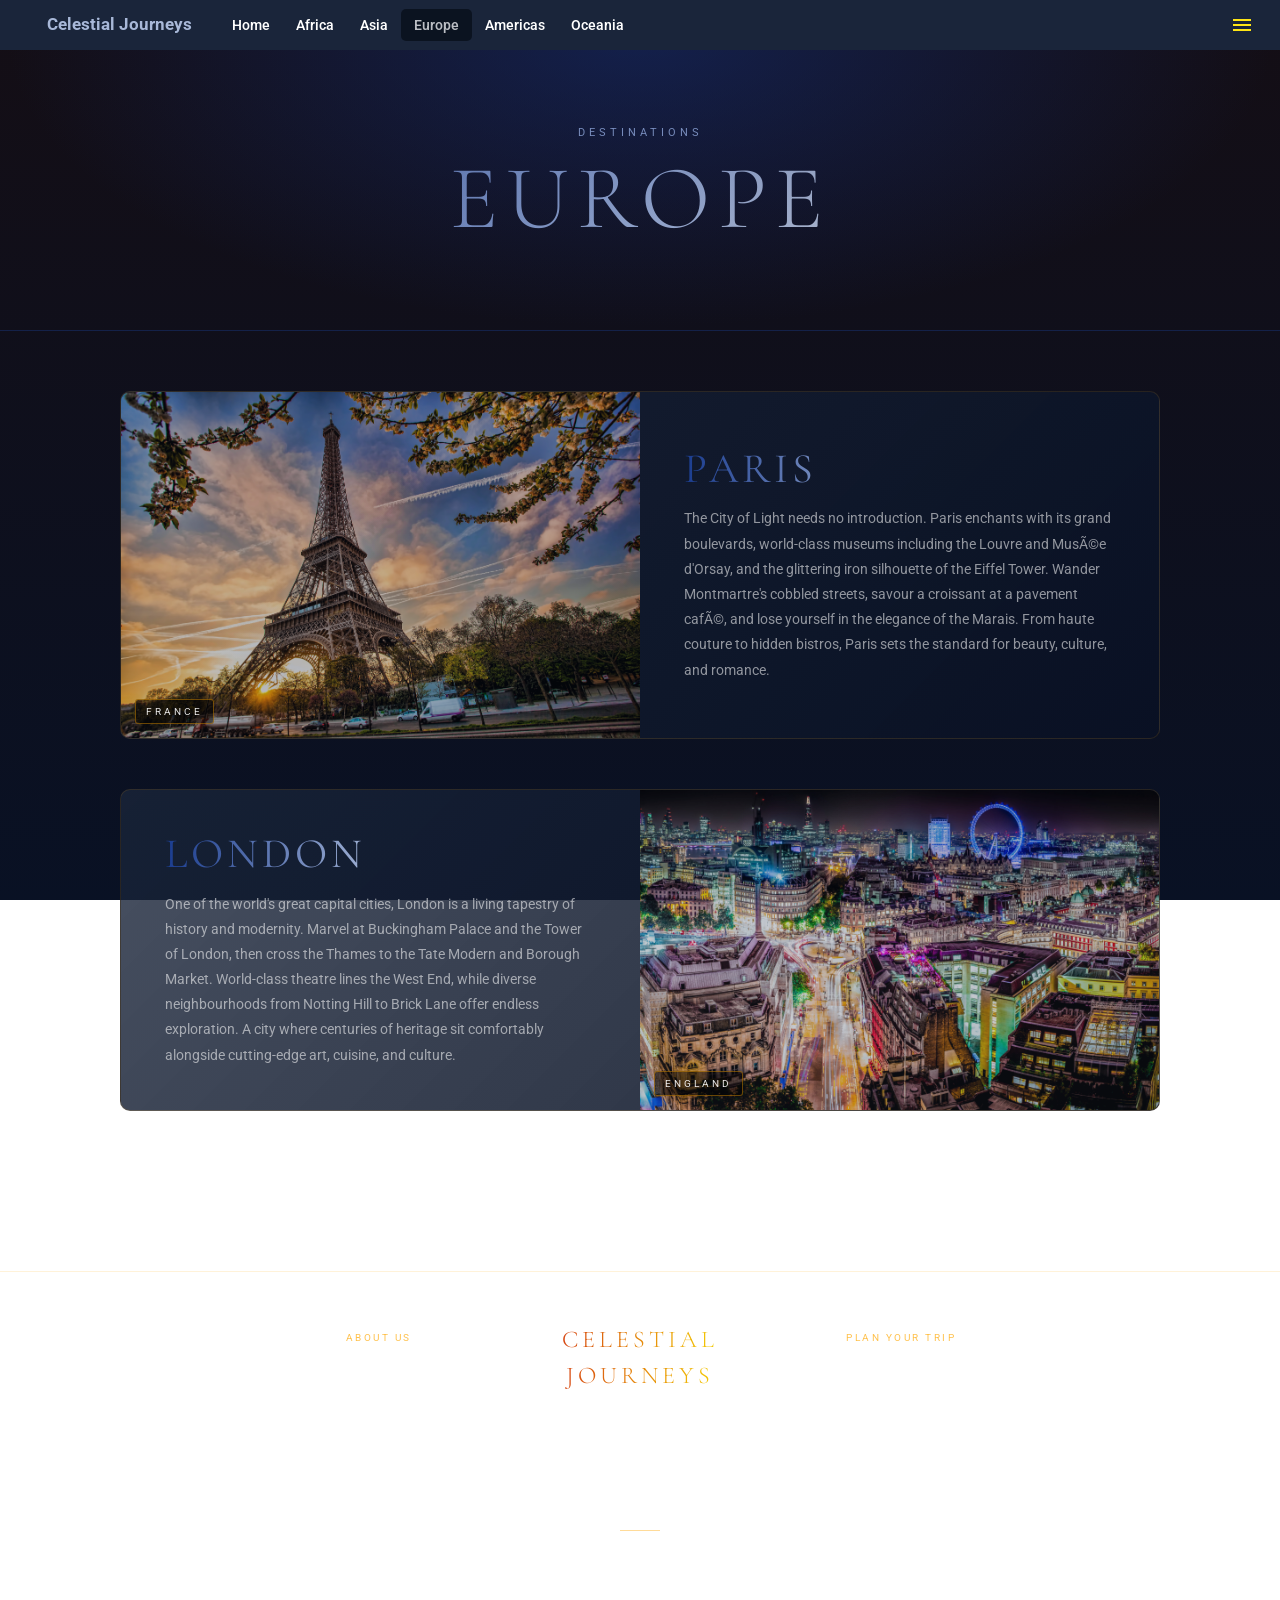
<file: html/europe.html>
<!-- ================================================
      Europe page for Celestial Journeys showing 2 destinations with a description
      File: Europe.html
      Author: Marcus Yap
      Date: May 2026 
     ================================================ -->

<!DOCTYPE html>
<html lang="en">
<head>
    <script src="https://code.jquery.com/jquery-3.2.1.slim.min.js" integrity="sha384-KJ3o2DKtIkvYIK3UENzmM7KCkRr/rE9/Qpg6aAZGJwFDMVNA/GpGFF93hXpG5KkN" crossorigin="anonymous"></script>
    <script src="https://cdn.jsdelivr.net/npm/popper.js@1.12.9/dist/umd/popper.min.js" integrity="sha384-ApNbgh9B+Y1QKtv3Rn7W3mgPxhU9K/ScQsAP7hUibX39j7fakFPskvXusvfa0b4Q" crossorigin="anonymous"></script>
    <script src="https://cdn.jsdelivr.net/npm/bootstrap@4.0.0/dist/js/bootstrap.min.js" integrity="sha384-JZR6Spejh4U02d8jOt6vLEHfe/JQGiRRSQQxSfFWpi1MquVdAyjUar5+76PVCmYl" crossorigin="anonymous"></script>
    <link rel="stylesheet" href="https://cdn.jsdelivr.net/npm/bootstrap@4.0.0/dist/css/bootstrap.min.css" integrity="sha384-Gn5384xqQ1aoWXA+058RXPxPg6fy4IWvTNh0E263XmFcJlSAwiGgFAW/dAiS6JXm" crossorigin="anonymous">
    <link href='https://fonts.googleapis.com/css?family=Roboto' rel='stylesheet'>
    <link href="https://fonts.googleapis.com/css2?family=Cormorant+Garamond:wght@300;400;600&display=swap" rel="stylesheet">
    <link rel="stylesheet" href="../styling/main.css">
    <link rel="stylesheet" href="../styling/continents.css">
    <!-- Quick styling to change the colour of mini Celestial Journeys title based on each continent title -->
    <style>
    #Celestial { color: #a8b8d8; }
    </style>
    <meta name="viewport" content="width=device-width, initial-scale=1.0">
    <title>Europe - Celestial Journeys</title>
    <script src="../styling/script.js"></script>
</head>
<body>

<!-- Navigation bar including one for PC and mobile. -->
<nav id="navbar">

    <!-- Small title at the top left showing Celestial Journeys-->
    <div id="navtitle">
        <span id="Celestial">Celestial Journeys</span>
    </div>

    <!-- Links for the navigation bar -->
    <ul id="links">
        <li><a href="../index.html">Home</a></li>
        <li><a href="../html/africa.html">Africa</a></li>
        <li><a href="../html/asia.html">Asia</a></li>
        <li><a href="../html/europe.html" class="active">Europe</a></li>
        <li><a href="../html/americas.html">Americas</a></li>
        <li><a href="../htmloOceania.html">Oceania</a></li>
    </ul>

    <!-- Button/icon used to open the hamburger menu for mobile -->
    <button id="hamburger">
        <img id="menu-icon" src="../assets/menu.svg" alt="open">
    </button>
</nav>

<!-- Links for the hamburger menu -->
<div id="hamburgermenu">
    <a href="../index.html">Home</a>
    <a href="../html/africa.html">Africa</a>
    <a href="../html/asia.html">Asia</a>
    <a href="../html/europe.html">Europe</a>
    <a href="../html/americas.html">Americas</a>
    <a href="../html/oceania.html">Oceania</a>
</div>

<!-- Title of page with a small 'destinations' text above it -->
<div class="europe">
    <div>
        <p class="europedestinationslabel">DESTINATIONS</p>
        <h1 class="europetitle">EUROPE</h1>
    </div>
</div>

<!-- Destination box/card with an image of each place, the location and description of it. -->
<div class="destinations">

    <!-- First destination -->
    <div class="destinationcard">
        <div class="image">
            <img src="../assets/europe/eiffeltower.jpg" alt="Paris">
            <div class="location">FRANCE</div>
        </div>
        <div class="desc">
            <h2 class="europeplace">PARIS</h2>
            
            <!-- https://visiteurope.com/countries https://www.lonelyplanet.com/ I used these websites for information and got AI to summarise my writing to create the description. -->
            <p class="description">The City of Light needs no introduction. Paris enchants with its grand boulevards, world-class museums including the Louvre and Musée d'Orsay, and the glittering iron silhouette of the Eiffel Tower. Wander Montmartre's cobbled streets, savour a croissant at a pavement café, and lose yourself in the elegance of the Marais. From haute couture to hidden bistros, Paris sets the standard for beauty, culture, and romance.</p>
        </div>
    </div>

    <!-- Second destination -->
    <div class="destinationcard2">
        <div class="image">
            <img src="../assets/europe/london.jpg" alt="London">
            <div class="location">ENGLAND</div>
        </div>
        <div class="desc">
            <h2 class="europeplace">LONDON</h2>

            <!-- https://visiteurope.com/countries https://www.lonelyplanet.com/ I used these websites for information and got AI to summarise my writing to create the description. -->
            <p class="description">One of the world's great capital cities, London is a living tapestry of history and modernity. Marvel at Buckingham Palace and the Tower of London, then cross the Thames to the Tate Modern and Borough Market. World-class theatre lines the West End, while diverse neighbourhoods from Notting Hill to Brick Lane offer endless exploration. A city where centuries of heritage sit comfortably alongside cutting-edge art, cuisine, and culture.</p>
        </div>
    </div>
</div>

<!-- Three column footer of about, the title and a link to an external booking site. -->      
<footer>
    <div class="inner">
        <div class="grid">
            <div class="columns">
                <p class="footerheading">ABOUT US</p>
                <p class="about">Celestial Journeys is your guide to the world's most breathtaking destinations, from ancient wonders to modern marvels. The places worth travelling for are gathered here.</p>
            </div>
            <div class="columns" id="alignment">
                <span class="logoo">CELESTIAL JOURNEYS</span>
                <p class="slogan">Discover the world's most beautiful places.</p>
            </div>
            <div class="columns">
                <p class="footerheading">PLAN YOUR TRIP</p>
                <a href="https://www.expedia.co.nz" class="footerlink" target="_blank">BOOK NOW</a>

                <!-- target="_blank" opens the link in a new tab instead of closing my website -->
            </div>
        </div>
        <div class="copy"></div>
        <p class="copyright">&copy; 2026 Celestial Journeys. All rights reserved.</p>
    </div>
</footer>
</body>
</html>
</file>
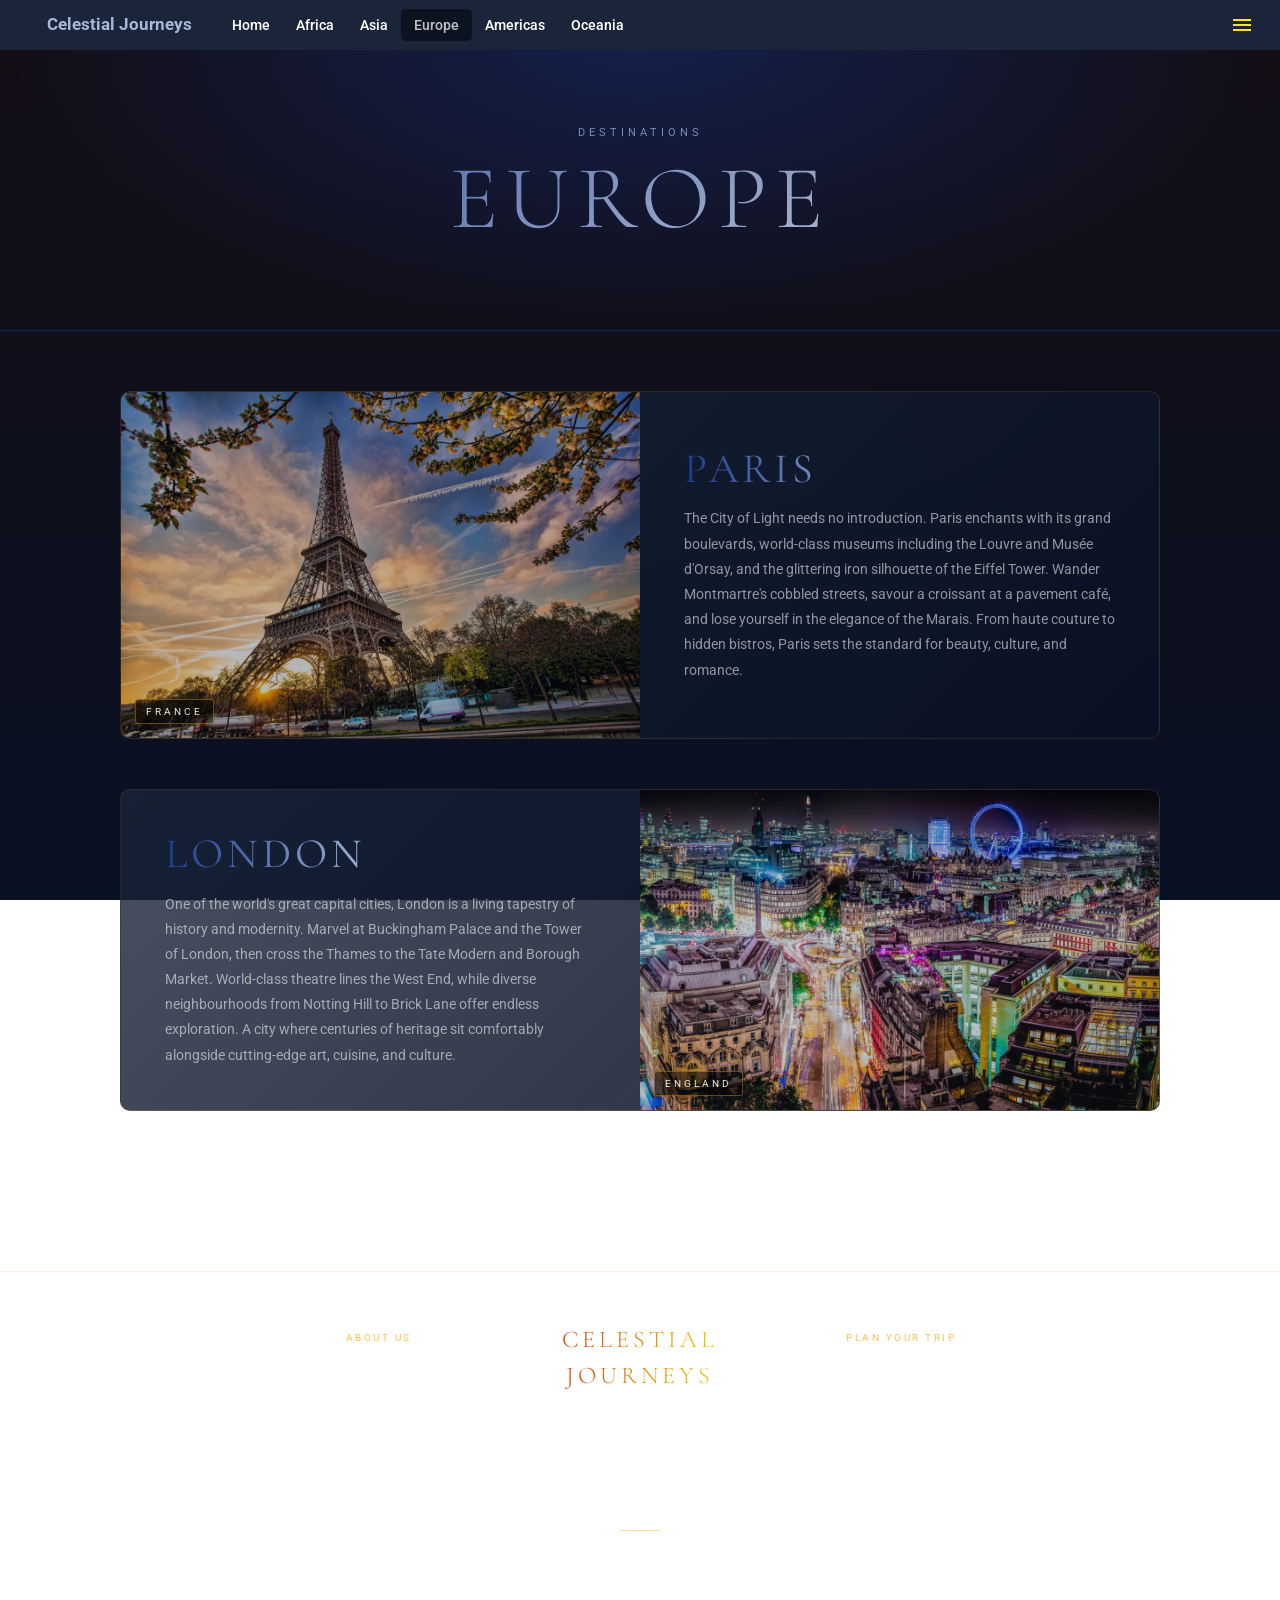
<file: html/Europe.html>
<!-- ================================================
      Europe page for Celestial Journeys showing 2 destinations with a description
      File: Europe.html
      Author: Marcus Yap
      Date: May 2026 
     ================================================ -->

<!DOCTYPE html>
<html lang="en">
<head>
    <script src="https://code.jquery.com/jquery-3.2.1.slim.min.js" integrity="sha384-KJ3o2DKtIkvYIK3UENzmM7KCkRr/rE9/Qpg6aAZGJwFDMVNA/GpGFF93hXpG5KkN" crossorigin="anonymous"></script>
    <script src="https://cdn.jsdelivr.net/npm/popper.js@1.12.9/dist/umd/popper.min.js" integrity="sha384-ApNbgh9B+Y1QKtv3Rn7W3mgPxhU9K/ScQsAP7hUibX39j7fakFPskvXusvfa0b4Q" crossorigin="anonymous"></script>
    <script src="https://cdn.jsdelivr.net/npm/bootstrap@4.0.0/dist/js/bootstrap.min.js" integrity="sha384-JZR6Spejh4U02d8jOt6vLEHfe/JQGiRRSQQxSfFWpi1MquVdAyjUar5+76PVCmYl" crossorigin="anonymous"></script>
    <link rel="stylesheet" href="https://cdn.jsdelivr.net/npm/bootstrap@4.0.0/dist/css/bootstrap.min.css" integrity="sha384-Gn5384xqQ1aoWXA+058RXPxPg6fy4IWvTNh0E263XmFcJlSAwiGgFAW/dAiS6JXm" crossorigin="anonymous">
    <link href='https://fonts.googleapis.com/css?family=Roboto' rel='stylesheet'>
    <link href="https://fonts.googleapis.com/css2?family=Cormorant+Garamond:wght@300;400;600&display=swap" rel="stylesheet">
    <link rel="stylesheet" href="../styling/main.css">
    <link rel="stylesheet" href="../styling/continents.css">
    <!-- Quick styling to change the colour of mini Celestial Journeys title based on each continent title -->
    <style>
    #Celestial { color: #a8b8d8; }
    </style>
    <meta charset="UTF-8">
    <meta name="viewport" content="width=device-width, initial-scale=1.0">
    <title>Europe - Celestial Journeys</title>
    <script src="../styling/script.js"></script>
</head>
<body>

<!-- Navigation bar including one for PC and mobile. -->
<nav id="navbar">

    <!-- Small title at the top left showing Celestial Journeys-->
    <div id="navtitle">
        <span id="Celestial">Celestial Journeys</span>
    </div>

    <!-- Links for the navigation bar -->
    <ul id="links">
        <li><a href="../index.html">Home</a></li>
        <li><a href="../html/africa.html">Africa</a></li>
        <li><a href="../html/asia.html">Asia</a></li>
        <li><a href="../html/europe.html" class="active">Europe</a></li>
        <li><a href="../html/americas.html">Americas</a></li>
        <li><a href="../htmloOceania.html">Oceania</a></li>
    </ul>

    <!-- Button/icon used to open the hamburger menu for mobile -->
    <button id="hamburger">
        <img id="menu-icon" src="../assets/menu.svg" alt="open">
    </button>
</nav>

<!-- Links for the hamburger menu -->
<div id="hamburgermenu">
    <a href="../index.html">Home</a>
    <a href="../html/africa.html">Africa</a>
    <a href="../html/asia.html">Asia</a>
    <a href="../html/europe.html">Europe</a>
    <a href="../html/americas.html">Americas</a>
    <a href="../html/oceania.html">Oceania</a>
</div>

<!-- Title of page with a small 'destinations' text above it -->
<div class="europe">
    <div>
        <p class="europedestinationslabel">DESTINATIONS</p>
        <h1 class="europetitle">EUROPE</h1>
    </div>
</div>

<!-- Destination box/card with an image of each place, the location and description of it. -->
<div class="destinations">

    <!-- First destination -->
    <div class="destinationcard">
        <div class="image">
            <img src="../assets/europe/eiffeltower.jpg" alt="Paris">
            <div class="location">FRANCE</div>
        </div>
        <div class="desc">
            <h2 class="europeplace">PARIS</h2>
            
            <!-- https://visiteurope.com/countries https://www.lonelyplanet.com/ I used these websites for information and got AI to summarise my writing to create the description. -->
            <p class="description">The City of Light needs no introduction. Paris enchants with its grand boulevards, world-class museums including the Louvre and Musée d'Orsay, and the glittering iron silhouette of the Eiffel Tower. Wander Montmartre's cobbled streets, savour a croissant at a pavement café, and lose yourself in the elegance of the Marais. From haute couture to hidden bistros, Paris sets the standard for beauty, culture, and romance.</p>
        </div>
    </div>

    <!-- Second destination -->
    <div class="destinationcard2">
        <div class="image">
            <img src="../assets/europe/london.jpg" alt="London">
            <div class="location">ENGLAND</div>
        </div>
        <div class="desc">
            <h2 class="europeplace">LONDON</h2>

            <!-- https://visiteurope.com/countries https://www.lonelyplanet.com/ I used these websites for information and got AI to summarise my writing to create the description. -->
            <p class="description">One of the world's great capital cities, London is a living tapestry of history and modernity. Marvel at Buckingham Palace and the Tower of London, then cross the Thames to the Tate Modern and Borough Market. World-class theatre lines the West End, while diverse neighbourhoods from Notting Hill to Brick Lane offer endless exploration. A city where centuries of heritage sit comfortably alongside cutting-edge art, cuisine, and culture.</p>
        </div>
    </div>
</div>

<!-- Three column footer of about, the title and a link to an external booking site. -->      
<footer>
    <div class="inner">
        <div class="grid">
            <div class="columns">
                <p class="footerheading">ABOUT US</p>
                <p class="about">Celestial Journeys is your guide to the world's most breathtaking destinations, from ancient wonders to modern marvels. The places worth travelling for are gathered here.</p>
            </div>
            <div class="columns" id="alignment">
                <span class="logoo">CELESTIAL JOURNEYS</span>
                <p class="slogan">Discover the world's most beautiful places.</p>
            </div>
            <div class="columns">
                <p class="footerheading">PLAN YOUR TRIP</p>
                <a href="https://www.expedia.co.nz" class="footerlink" target="_blank">BOOK NOW</a>

                <!-- target="_blank" opens the link in a new tab instead of closing my website -->
            </div>
        </div>
        <div class="copy"></div>
        <p class="copyright">&copy; 2026 Celestial Journeys. All rights reserved.</p>
    </div>
</footer>
</body>
</html>
</file>
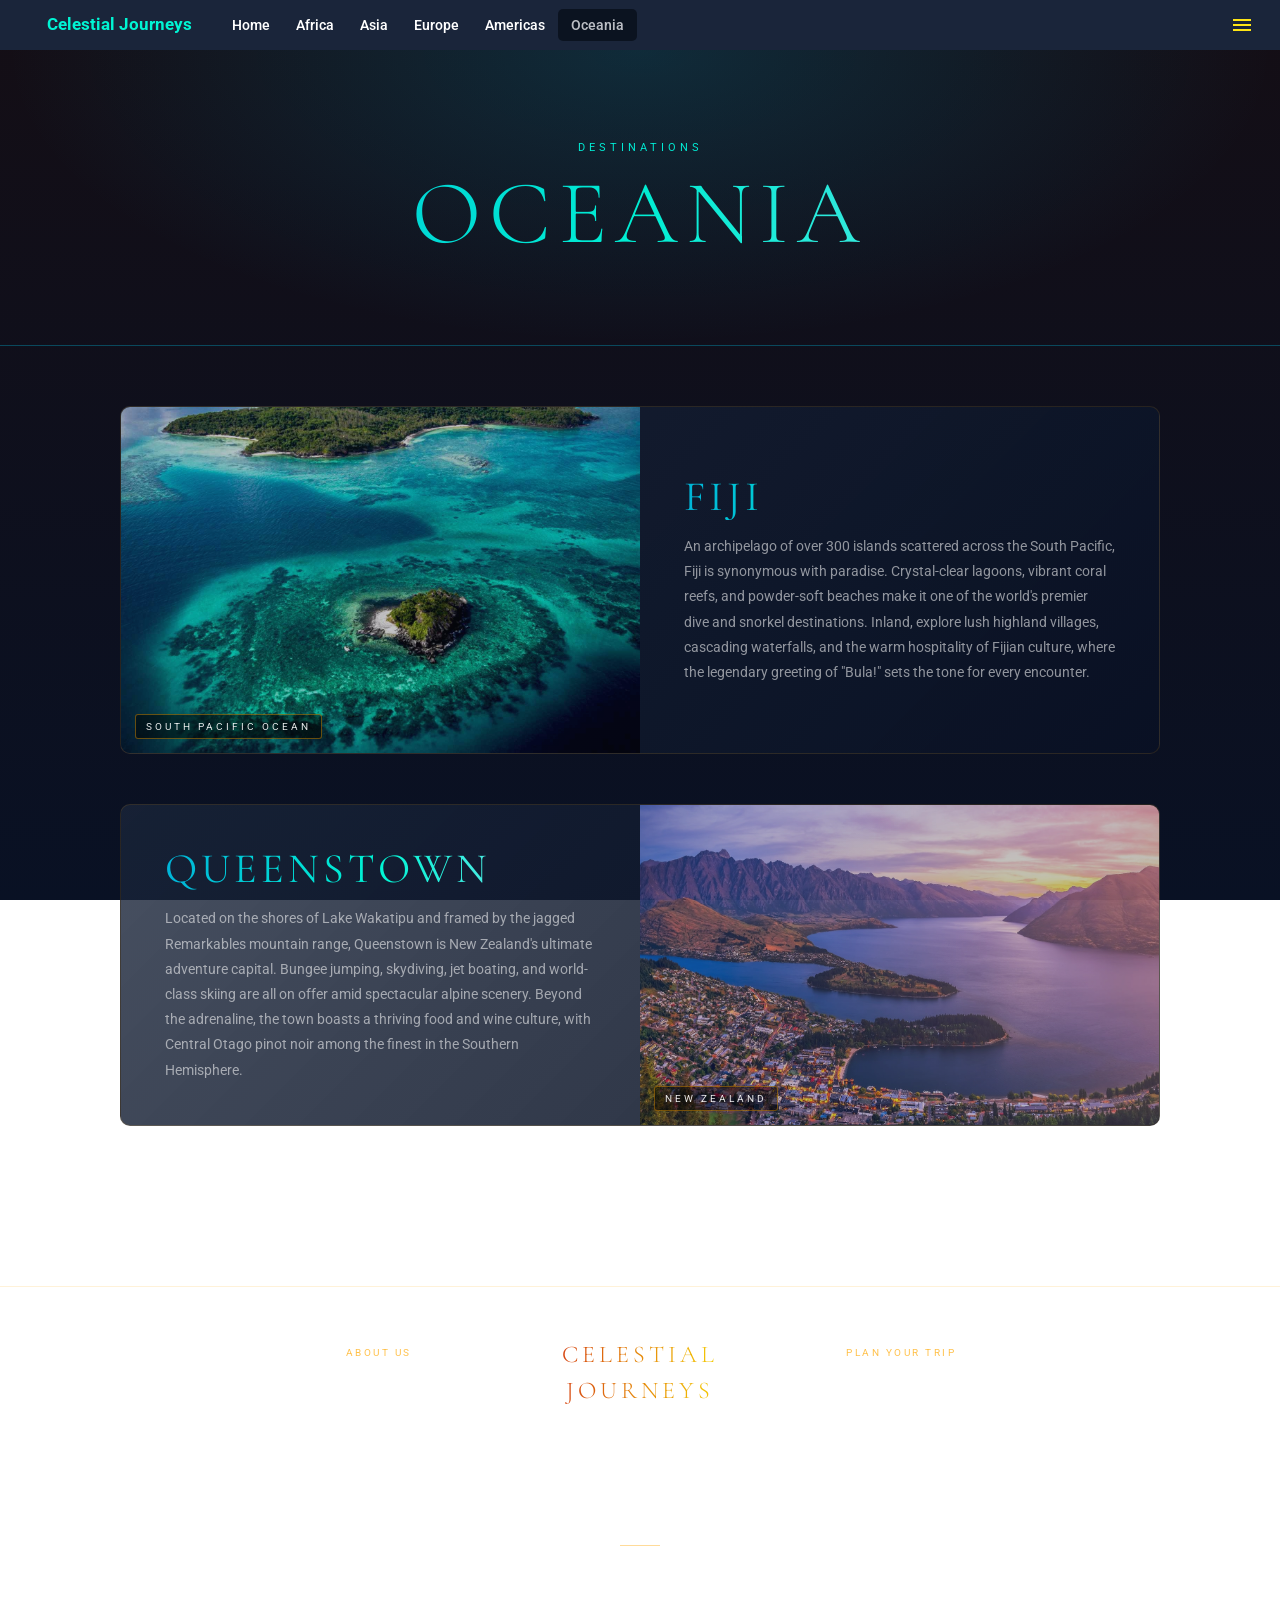
<file: html/oceania.html>
<!-- ================================================
      Oceania page for Celestial Journeys showing 2 destinations with a description
      File: Oceania.html
      Author: Marcus Yap
      Date: May 2026 
     ================================================ -->
<!DOCTYPE html>
<html lang="en">
<head>
    <script src="https://code.jquery.com/jquery-3.2.1.slim.min.js" integrity="sha384-KJ3o2DKtIkvYIK3UENzmM7KCkRr/rE9/Qpg6aAZGJwFDMVNA/GpGFF93hXpG5KkN" crossorigin="anonymous"></script>
    <script src="https://cdn.jsdelivr.net/npm/popper.js@1.12.9/dist/umd/popper.min.js" integrity="sha384-ApNbgh9B+Y1QKtv3Rn7W3mgPxhU9K/ScQsAP7hUibX39j7fakFPskvXusvfa0b4Q" crossorigin="anonymous"></script>
    <script src="https://cdn.jsdelivr.net/npm/bootstrap@4.0.0/dist/js/bootstrap.min.js" integrity="sha384-JZR6Spejh4U02d8jOt6vLEHfe/JQGiRRSQQxSfFWpi1MquVdAyjUar5+76PVCmYl" crossorigin="anonymous"></script>
    <link rel="stylesheet" href="https://cdn.jsdelivr.net/npm/bootstrap@4.0.0/dist/css/bootstrap.min.css" integrity="sha384-Gn5384xqQ1aoWXA+058RXPxPg6fy4IWvTNh0E263XmFcJlSAwiGgFAW/dAiS6JXm" crossorigin="anonymous">
    <link href='https://fonts.googleapis.com/css?family=Roboto' rel='stylesheet'>
    <link href="https://fonts.googleapis.com/css2?family=Cormorant+Garamond:wght@300;400;600&display=swap" rel="stylesheet">
    <link rel="stylesheet" href="../styling/main.css">
    <link rel="stylesheet" href="../styling/continents.css">
    <!-- Quick styling to change the colour of mini Celestial Journeys title based on each continent title -->
    <style>
    #Celestial { color: #00f5d4; }
    </style>
    <meta name="viewport" content="width=device-width, initial-scale=1.0">
    <title>Oceania - Celestial Journeys</title>
    <script src="../styling/script.js"></script>
</head>
<body>

<!-- Navigation bar including one for PC and mobile. -->
<nav id="navbar">

    <!-- Small title at the top left showing Celestial Journeys-->
    <div id="navtitle">
        <span id="Celestial">Celestial Journeys</span>
    </div>

    <!-- Links for the navigation bar -->
    <ul id="links">
        <li><a href="../index.html">Home</a></li>
        <li><a href="../html/africa.html">Africa</a></li>
        <li><a href="../html/asia.html">Asia</a></li>
        <li><a href="../html/europe.html">Europe</a></li>
        <li><a href="../html/americas.html">Americas</a></li>
        <li><a href="../html/oceania.html" class="active">Oceania</a></li>
    </ul>

    <!-- Button/icon used to open the hamburger menu for mobile -->
    <button id="hamburger">
        <img id="menu-icon" src="../assets/menu.svg" alt="open">
    </button>
</nav>

<!-- Links for the hamburger menu -->
<div id="hamburgermenu">
    <a href="../index.html">Home</a>
    <a href="../html/africa.html">Africa</a>
    <a href="../html/asia.html">Asia</a>
    <a href="../html/europe.html">Europe</a>
    <a href="../html/americas.html">Americas</a>
    <a href="../html/oceania.html">Oceania</a>
</div>

<!-- Title of page with a small 'destinations' text above it -->
<div class="oceania">
    <div>
        <p class="oceaniadestinationslabel">DESTINATIONS</p>
        <h1 class="oceaniatitle">OCEANIA</h1>
    </div>
</div>

<!-- Destination box/card with an image of each place, the location and description of it. -->
<div class="destinations">

    <!-- First destination card -->
    <div class="destinationcard">
        <div class="image">
            <img src="../assets/oceania/fiji.jpg" alt="Fiji">
            <div class="location">SOUTH PACIFIC OCEAN</div>
        </div>

        <div class="desc">
            <h2 class="oceaniaplace">FIJI</h2>

            <!-- https://www.fiji.travel/ I used this website for information and got AI to summarise my writing to create the description. -->
            <p class="description">An archipelago of over 300 islands scattered across the South Pacific, Fiji is synonymous with paradise. Crystal-clear lagoons, vibrant coral reefs, and powder-soft beaches make it one of the world's premier dive and snorkel destinations. Inland, explore lush highland villages, cascading waterfalls, and the warm hospitality of Fijian culture, where the legendary greeting of "Bula!" sets the tone for every encounter.</p>
        </div>
    </div>

    <!-- Second destination card -->
    <div class="destinationcard2">
        <div class="image">
            <img src="../assets/oceania/queenstown.jpg" alt="Queenstown">
            <div class="location">NEW ZEALAND</div>
        </div>
        <div class="desc">
            <h2 class="oceaniaplace">QUEENSTOWN</h2>

            <!-- https://www.newzealand.com/ I used this website for information and got AI to summarise my writing to create the description. -->
            <p class="description">Located on the shores of Lake Wakatipu and framed by the jagged Remarkables mountain range, Queenstown is New Zealand's ultimate adventure capital. Bungee jumping, skydiving, jet boating, and world-class skiing are all on offer amid spectacular alpine scenery. Beyond the adrenaline, the town boasts a thriving food and wine culture, with Central Otago pinot noir among the finest in the Southern Hemisphere.</p>
        </div>
    </div>
</div>

<!-- Three column footer of about, the title and a link to an external booking site. -->      
<footer>
    <div class="inner">
        <div class="grid">
            <div class="columns">
                <p class="footerheading">ABOUT US</p>
                <p class="about">Celestial Journeys is your guide to the world's most breathtaking destinations, from ancient wonders to modern marvels. The places worth travelling for are gathered here.</p>
            </div>
            <div class="columns" id="alignment">
                <span class="logoo">CELESTIAL JOURNEYS</span>
                <p class="slogan">Discover the world's most beautiful places.</p>
            </div>
            <div class="columns">
                <p class="footerheading">PLAN YOUR TRIP</p>
                <a href="https://www.expedia.co.nz" class="footerlink" target="_blank">BOOK NOW</a>

                <!-- target="_blank" opens the link in a new tab instead of closing my website -->
            </div>
        </div>
        <div class="copy"></div>
        <p class="copyright">&copy; 2026 Celestial Journeys. All rights reserved.</p>
    </div>
</footer>
</body>
</html>
</file>
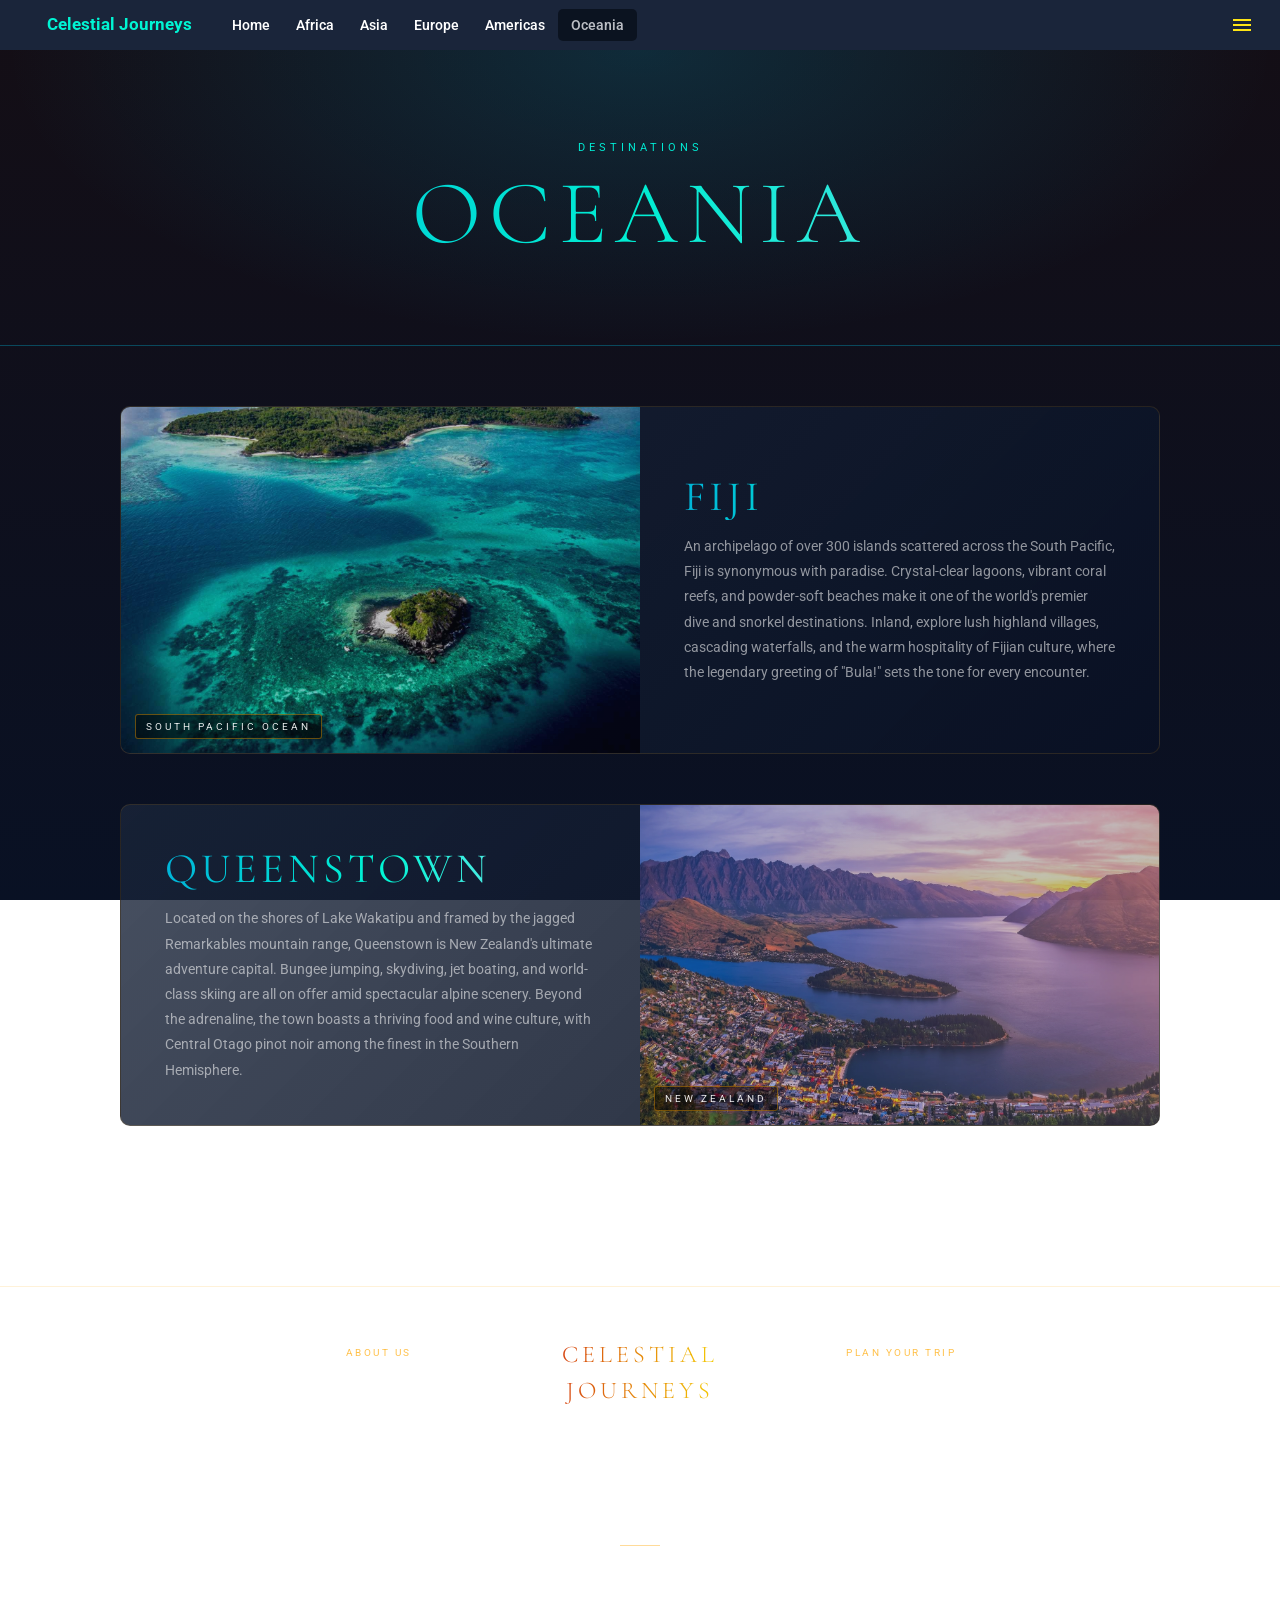
<file: html/Oceania.html>
<!-- ================================================
      Oceania page for Celestial Journeys showing 2 destinations with a description
      File: Oceania.html
      Author: Marcus Yap
      Date: May 2026 
     ================================================ -->
<!DOCTYPE html>
<html lang="en">
<head>
    <script src="https://code.jquery.com/jquery-3.2.1.slim.min.js" integrity="sha384-KJ3o2DKtIkvYIK3UENzmM7KCkRr/rE9/Qpg6aAZGJwFDMVNA/GpGFF93hXpG5KkN" crossorigin="anonymous"></script>
    <script src="https://cdn.jsdelivr.net/npm/popper.js@1.12.9/dist/umd/popper.min.js" integrity="sha384-ApNbgh9B+Y1QKtv3Rn7W3mgPxhU9K/ScQsAP7hUibX39j7fakFPskvXusvfa0b4Q" crossorigin="anonymous"></script>
    <script src="https://cdn.jsdelivr.net/npm/bootstrap@4.0.0/dist/js/bootstrap.min.js" integrity="sha384-JZR6Spejh4U02d8jOt6vLEHfe/JQGiRRSQQxSfFWpi1MquVdAyjUar5+76PVCmYl" crossorigin="anonymous"></script>
    <link rel="stylesheet" href="https://cdn.jsdelivr.net/npm/bootstrap@4.0.0/dist/css/bootstrap.min.css" integrity="sha384-Gn5384xqQ1aoWXA+058RXPxPg6fy4IWvTNh0E263XmFcJlSAwiGgFAW/dAiS6JXm" crossorigin="anonymous">
    <link href='https://fonts.googleapis.com/css?family=Roboto' rel='stylesheet'>
    <link href="https://fonts.googleapis.com/css2?family=Cormorant+Garamond:wght@300;400;600&display=swap" rel="stylesheet">
    <link rel="stylesheet" href="../styling/main.css">
    <link rel="stylesheet" href="../styling/continents.css">
    <!-- Quick styling to change the colour of mini Celestial Journeys title based on each continent title -->
    <style>
    #Celestial { color: #00f5d4; }
    </style>
    <meta charset="UTF-8">
    <meta name="viewport" content="width=device-width, initial-scale=1.0">
    <title>Oceania - Celestial Journeys</title>
    <script src="../styling/script.js"></script>
</head>
<body>

<!-- Navigation bar including one for PC and mobile. -->
<nav id="navbar">

    <!-- Small title at the top left showing Celestial Journeys-->
    <div id="navtitle">
        <span id="Celestial">Celestial Journeys</span>
    </div>

    <!-- Links for the navigation bar -->
    <ul id="links">
        <li><a href="../index.html">Home</a></li>
        <li><a href="../html/africa.html">Africa</a></li>
        <li><a href="../html/asia.html">Asia</a></li>
        <li><a href="../html/europe.html">Europe</a></li>
        <li><a href="../html/americas.html">Americas</a></li>
        <li><a href="../html/oceania.html" class="active">Oceania</a></li>
    </ul>

    <!-- Button/icon used to open the hamburger menu for mobile -->
    <button id="hamburger">
        <img id="menu-icon" src="../assets/menu.svg" alt="open">
    </button>
</nav>

<!-- Links for the hamburger menu -->
<div id="hamburgermenu">
    <a href="../index.html">Home</a>
    <a href="../html/africa.html">Africa</a>
    <a href="../html/asia.html">Asia</a>
    <a href="../html/europe.html">Europe</a>
    <a href="../html/americas.html">Americas</a>
    <a href="../html/oceania.html">Oceania</a>
</div>

<!-- Title of page with a small 'destinations' text above it -->
<div class="oceania">
    <div>
        <p class="oceaniadestinationslabel">DESTINATIONS</p>
        <h1 class="oceaniatitle">OCEANIA</h1>
    </div>
</div>

<!-- Destination box/card with an image of each place, the location and description of it. -->
<div class="destinations">

    <!-- First destination card -->
    <div class="destinationcard">
        <div class="image">
            <img src="../assets/oceania/fiji.jpg" alt="Fiji">
            <div class="location">SOUTH PACIFIC OCEAN</div>
        </div>

        <div class="desc">
            <h2 class="oceaniaplace">FIJI</h2>

            <!-- https://www.fiji.travel/ I used this website for information and got AI to summarise my writing to create the description. -->
            <p class="description">An archipelago of over 300 islands scattered across the South Pacific, Fiji is synonymous with paradise. Crystal-clear lagoons, vibrant coral reefs, and powder-soft beaches make it one of the world's premier dive and snorkel destinations. Inland, explore lush highland villages, cascading waterfalls, and the warm hospitality of Fijian culture, where the legendary greeting of "Bula!" sets the tone for every encounter.</p>
        </div>
    </div>

    <!-- Second destination card -->
    <div class="destinationcard2">
        <div class="image">
            <img src="../assets/oceania/queenstown.jpg" alt="Queenstown">
            <div class="location">NEW ZEALAND</div>
        </div>
        <div class="desc">
            <h2 class="oceaniaplace">QUEENSTOWN</h2>

            <!-- https://www.newzealand.com/ I used this website for information and got AI to summarise my writing to create the description. -->
            <p class="description">Located on the shores of Lake Wakatipu and framed by the jagged Remarkables mountain range, Queenstown is New Zealand's ultimate adventure capital. Bungee jumping, skydiving, jet boating, and world-class skiing are all on offer amid spectacular alpine scenery. Beyond the adrenaline, the town boasts a thriving food and wine culture, with Central Otago pinot noir among the finest in the Southern Hemisphere.</p>
        </div>
    </div>
</div>

<!-- Three column footer of about, the title and a link to an external booking site. -->      
<footer>
    <div class="inner">
        <div class="grid">
            <div class="columns">
                <p class="footerheading">ABOUT US</p>
                <p class="about">Celestial Journeys is your guide to the world's most breathtaking destinations, from ancient wonders to modern marvels. The places worth travelling for are gathered here.</p>
            </div>
            <div class="columns" id="alignment">
                <span class="logoo">CELESTIAL JOURNEYS</span>
                <p class="slogan">Discover the world's most beautiful places.</p>
            </div>
            <div class="columns">
                <p class="footerheading">PLAN YOUR TRIP</p>
                <a href="https://www.expedia.co.nz" class="footerlink" target="_blank">BOOK NOW</a>

                <!-- target="_blank" opens the link in a new tab instead of closing my website -->
            </div>
        </div>
        <div class="copy"></div>
        <p class="copyright">&copy; 2026 Celestial Journeys. All rights reserved.</p>
    </div>
</footer>
</body>
</html>
</file>
<file: styling/main.css>
/* ================================================
    Stylesheet mainly for the index.html homepage.
    Also has some styles for the other pages.
    Author: Marcus Yap
    File:   main.css
    Date:   March 2026
   ================================================ */

/* Full page dark gradient background and fixed so it doesn't repeat when scrolling*/
body {
    background: linear-gradient(180deg, #140e15, #091124);
    min-height: 100vh;
    margin: 0;
    background-repeat: no-repeat;
    background-size: cover;
    background-attachment: fixed;
    z-index: -1;
}

/* Main page title */
.celestiall, h1 {
    text-align: center;
    font-family: "Cormorant Garamond", "Times New Roman", serif;
    background-image: linear-gradient(to right, #cc1818, #fffb00);
    background-clip: text;
    -webkit-background-clip: text; 
    color: transparent;
    -webkit-text-fill-color: transparent;
    font-size: clamp(42px, 10vw, 80px);
    font-weight: 300;
    letter-spacing: 6px;
}

#description, .start {
    color: #e47112;
    font-family: "Roboto";
    text-align: center;
    line-height: 1.5;
}

/* Sticky navbar that stays at the top of the screen when scrolling down */
#navbar {
    font-family: "Roboto";
    background-color: rgb(26, 37, 58);
    align-items: center;
    justify-content: flex-start;
    padding: 0 20px;
    display: flex;
    height: 50px;
    position: sticky;
    top: 0;
    z-index: 999;
    overflow: visible;
}

#navtitle {
    display: flex;
    align-items: center;
    padding: 0 clamp(10px, 3vw, 20px);
    font-weight: bold;
    font-size: clamp(12px, 3vw, 17px);
}

ul {
    list-style-type: none;
    display: flex;
    margin: 0;
    padding: 0;
    height: 100%;
    align-items: center;
}

#links {
    display: flex;
    flex-direction: row;
    height: 100%;
    align-items: center;
}

#navbar li {
    height: auto;
    width: auto;
}

#navbar a {
    font-size: clamp(10px, 2.5vw, 13.5px);
    display: flex;
    align-items: center;
    justify-content: center;
    text-decoration: none;
    color: white;
    padding: 6px clamp(5px, 1.5vw, 13px);
    transition: all 0.3s ease;
    border-radius: 5px;
    font-weight: 550;
}

#navbar a:hover {
    color: rgb(200, 200, 200);
}

/* Highlights the current page link in navbar */
#navbar a.active {
    background-color: rgb(6, 12, 22);
    opacity: 0.7;
}

/* Hambuger menu button that is on the far right of the navbar, mainly for mobile */
#hamburger {
    display: flex;
    align-items: center;
    background: none;
    border: none;
    cursor: pointer;
    padding: 6px;
    margin-left: auto;
    flex-shrink: 0;
}

/* The filter colours the icon to orange */
#hamburger img {
    width: 24px;
    height: 24px;
    filter: sepia(1) saturate(20) hue-rotate(340deg);
}

/* Mobile hamburger menu that is hidden until you click the icon (with JS) */
#hamburgermenu {
    position: fixed;
    top: 50px;
    right: 20px;
    z-index: 1000;
    width: 180px;
    background-color: rgb(26, 37, 58);
    border: 1px solid rgba(255,255,255,0.1);
    border-radius: 6px;
    flex-direction: column;
    max-height: 0;
    overflow: hidden;
    opacity: 0;
    transition: max-height 0.35s ease, opacity 0.35s ease;
}

#hamburgermenu.open {
    max-height: 400px;
    opacity: 1;
}

#hamburgermenu a {
    color: #ecf0f1;
    font-family: "Roboto";
    font-size: 14px;
    text-decoration: none;
    padding: 10px 20px;
    display: block;
    border-bottom: 0.5px solid rgba(255, 255, 255, 0.07);
    transition: background 0.2s ease;
}

#hamburgermenu a:hover {
    background: rgba(255, 255, 255, 0.06);
}

/* Hides the usual navbar links on mobile */
@media (max-width: 768px) {
    #links {
        display: none;
    }
}

#Celestial {
    padding: 7px;
    color: orange;
}

#icon {
    margin-bottom: 1px;
    margin-right: 8px;
    font-size: 20px;
}

strong {
    background: linear-gradient(90deg, rgb(2, 120, 231), rgb(116, 0, 248));
    -webkit-background-clip: text;
    color: transparent;
}

#navbar a:hover {
    color: rgb(182, 176, 176);
}

#navbar a.active {
    background-color: rgb(6, 12, 22);
    opacity: 0.7;
}

/* Star logo on homepage */
#star {
    width: clamp(30px, 10vw, 50px);
    height: clamp(30px, 10vw, 50px);
    display: block;
    margin: clamp(50px, 12vw, 100px) auto clamp(16px, 3vw, 24px) auto;
}

.round {
    font-family: "Roboto";
    color: #ecf0f1;
    background-color: #1d293d;
    box-shadow: 0 0 3px rgb(160, 137, 137);
    border-radius: 40px;
    height: 45px;
    width: clamp(150px, 20vw, 200px);
    margin: 30px auto 0 auto;
    display: flex;
    justify-content: center;
    font-size: clamp(12px, 2.5vw, 15px);
}

.featured{
    margin-top: 50px;
    text-align: center;
    font-size: clamp(24px, 6vw, 35px);
    text-align: center;
    font-family: "Cormorant Garamond", "Times New Roman", serif;
    font-weight: 300;
    letter-spacing: 6px;
    background-image: linear-gradient(to right, #cc1818, #fffb00);
    background-clip: text;
    -webkit-background-clip: text;
    color: transparent;
    -webkit-text-fill-color: transparent;
}

.start{
    color: rgba(255, 255, 255, 0.55);
    font-size: 12px;
    letter-spacing: 2px;
    text-align: center;
    line-height: 1.8;
    margin-top: 10px;
}

.europe{
    color: rgb(253, 182, 49);
    font-size: 11px;
    font-family: "Roboto";
    margin-top: -15px;
}

.boximage2{
    position: relative;
    display: inline-block;
    width: 500px;
    padding-top: 30px;
    padding-left: 40px;
}

.flexbox{
    display: flex;
    gap: 30px;
    justify-content: center;
    margin: 0 auto;
}

.images{
    width: 500px;
    height: 250px;
    overflow: hidden;
    position: relative;
    border-radius: 5px;
}

.continent{
    font-size: 10px;
}

.card{
    background-color: #0c0e1b;
    width: 250px;
    height: 200px;
    text-align: center;
    border-radius: 10px;
    margin: 30px auto 0 auto;
}

.button{
    background-color: rgba(0, 0, 0, 0.836);
    color: white;
    margin-top: 140px;
    font-family: "Roboto";
    width: 85%;
    height: 32.5px;
    border-radius: 5px;
}

.price{
    font-family: "Roboto";
    color: orange;
    position: relative;
}

/* Carousel with a fixed width and it is centred on the home page*/
.carousel {
    position: relative;
    width: 530px;
    margin: 0 auto;
}

.carousel-control-prev,
.carousel-control-next {
    width: 50px;
}

.carousel-control-prev {
    left: -50px;
}

.carousel-control-next {
    right: -50px;
}

#carouselimage{
    border-radius: 5px;
    opacity: 0.35;
}

.carousel-inner {
    position: relative;
    width: 530px;
    margin: 0 auto;
    border-radius: 5px;
    overflow: hidden;
}

/* Dark gradient overlay for carousel captions */
.carousel-inner::after {
    content: '';
    position: absolute;
    bottom: 0;
    left: 0;
    width: 100%;
    height: 100%;
    background: linear-gradient(to top, rgba(0,0,0,0.75) 0%, transparent 60%);
    pointer-events: none;
    z-index: 1;
}

/* Caption is at the top of the carousel image */
.carousel-caption{
    top: -10px;
    bottom: auto;
    background: none;
    z-index: 2;
}

.carousel-caption h3 {
    font-family: "Times New Roman";
    font-size: clamp(18px, 4vw, 26px);
    font-weight: 300;
    letter-spacing: 3px;
    background-image: linear-gradient(to right, #cc1818, #fffb00);
    background-clip: text;
    -webkit-background-clip: text;
    color: transparent;
    -webkit-text-fill-color: transparent;
    margin: 0;
}

.carousel-caption p {
    font-family: "Roboto";
    font-size: clamp(10px, 2vw, 13px);
    letter-spacing: 2px;
    color: rgba(255, 255, 255, 0.7);
    margin: 4px 0 0 0;
}
.carousel-indicators .active {
    background-color: orange;
}

.carousel-indicators li {
    background-color: rgba(255, 166, 0, 0.4);
}

footer{
    margin-top: 80px;
    border-top: 1px solid rgba(255, 166, 0, 0.15);
    padding: 50px 40px 36px;
    text-align: center;
}

.inner{
    max-width: 700px;
    margin: 0 auto;
    display: flex;
    flex-direction: column;
    align-items: center;
    gap: 20px;
}

/* Footer brand thing with the same gradient as the title */
.logoo {
    font-family: "Cormorant Garamond", "Times New Roman", serif;
    font-size: clamp(16px, 3vw, 24px);
    font-weight: 300;
    letter-spacing: 4px;
    background-image: linear-gradient(to right, #cc1818, #fffb00);
    background-clip: text;
    -webkit-background-clip: text;
    color: transparent;
    -webkit-text-fill-color: transparent;
}

.slogan{
    font-family: "Roboto";
    font-size: 12px;
    letter-spacing: 2px;
    color: rgba(255, 255, 255, 0.55);
    margin: 6px 0 0;
}

/* Small line between footer and homepage */
.copy{
    width: 40px;
    height: 1px;
    background: rgba(255, 166, 0, 0.4);
}

.copyright{
    font-family: "Roboto";
    font-size: 11px;
    letter-spacing: 1px;
    color: rgba(255, 255, 255, 0.55);
    margin: 0;
}

.hrthing{
    width: 40px;
    height: 1px;
    background: rgba(255, 166, 0, 0.4);
    margin: 30px auto;
}

/* Three column footer grid with the middle column being wider for the website name to stand out */
.grid {
    display: grid;
    grid-template-columns: 1fr 1.5fr 1fr;
    gap: 40px;
    width: 100%;
    max-width: 1000px;
    text-align: center;
    align-items: start;
}

.columns {
    display: flex;
    flex-direction: column;
    gap: 8px;
}

.footerheading{
    font-family: "Roboto";
    font-size: 10px;
    letter-spacing: 2.5px;
    color: rgba(255, 166, 0, 0.7);
    margin: 0 0 6px 0;
}

.footerlink{
    font-family: "Roboto";
    font-size: 12px;
    letter-spacing: 1px;
    color: rgba(255, 255, 255, 0.45);
    text-decoration: none;
    transition: color 0.2s ease;
}

.about {
    font-family: "Roboto";
    font-size: 12px;
    letter-spacing: 0.5px;
    line-height: 1.8;
    color: rgba(255, 255, 255, 0.45);
    margin: 0;
}

@media (max-width: 600px) {
    .grid {
        grid-template-columns: 1fr;
        text-align: center;
    }
    .columns {
        align-items: center;
    }
}

/* Centres the middle column for the footer */
#alignment{
    align-items: center;
    text-align: center;
    justify-content: center;
}

#alignment .logoo {
    display: block;
    text-align: center;
}

#alignment .slogan {
    text-align: center;
}

/* Brings the other two footer columns down to align with the brand name*/
.grid .columns:first-child,
.grid .columns:last-child {
    padding-top: 8px;
}
</file>
<file: styling/continents.css>
/* ================================================
    Style sheet for the five continent pages 
    (Africa, Asia, Europe, Americas, Oceania). 
    Author: Marcus Yap
    File:   continents.css
    Date:   May 2026
   ================================================ */
.africa, .asia, .europe, .oceania, .americas{
    position: relative;
    padding: 90px 40px 70px;
    text-align: center;
}

/* Coloured bottom border based on each continent*/
.africa {
    border-bottom: 1px solid rgba(204, 24, 24, 0.3);
}

.asia {
    border-bottom: 1px solid rgba(231, 76, 60, 0.3);
}

.europe {
    border-bottom: 1px solid rgba(26, 60, 143, 0.4);
}

.americas {
    border-bottom: 1px solid rgba(232, 131, 42, 0.3);
}

.oceania {
    border-bottom: 1px solid rgba(0, 180, 216, 0.35);
}

/* Glow effect at the top of each continent page */
.africa::before {
    content: '';
    position: absolute;
    inset: 0;
    background: radial-gradient(ellipse at 50% 0%, rgba(204, 24, 24, 0.12) 0%, transparent 70%);
    pointer-events: none;
}

.asia::before {
    content: '';
    position: absolute;
    inset: 0;
    background: radial-gradient(ellipse at 50% 0%, rgba(218, 71, 13, 0.23) 0%, transparent 70%);
    pointer-events: none;
}

.americas::before {
    content: '';
    position: absolute;
    inset: 0;
    background: radial-gradient(ellipse at 50% 0%, rgba(200, 100, 20, 0.25) 0%, transparent 70%);
    pointer-events: none;
}

.europe::before {
    content: '';
    position: absolute;
    inset: 0;
    background: radial-gradient(ellipse at 50% 0%, rgba(20, 50, 130, 0.5) 0%, transparent 70%);
    pointer-events: none;
}

.oceania::before {
    content: '';
    position: absolute;
    inset: 0;
    background: radial-gradient(ellipse at 50% 0%, rgba(0, 160, 200, 0.20) 0%, transparent 70%);
    pointer-events: none;
}

.destinationslabel {
    font-family: "Roboto";
    font-size: 11px;
    letter-spacing: 4px;
    color: rgba(255, 166, 0, 0.6);
    margin-bottom: 12px;
}

/* Continent page titles. Each one has a unique gradient to relate to the continent. */
.africatitle {
    font-family: "Cormorant Garamond", "Times New Roman", serif;
    font-size: clamp(52px, 10vw, 90px);
    font-weight: 300;
    letter-spacing: 8px;
    background-image: linear-gradient(to right, #cc1818, #fffb00);
    background-clip: text;
    -webkit-background-clip: text;
    color: transparent;
    -webkit-text-fill-color: transparent;
    margin: 0 0 16px;
    line-height: 1;
}

/* Centred container for destination cards */
.destinations {
    max-width: 1100px;
    margin: 0 auto;
    padding: 60px 30px 80px;
    display: flex;
    flex-direction: column;
    gap: 50px;
}

.asiatitle {
    font-family: "Cormorant Garamond", "Times New Roman", serif;
    font-size: clamp(52px, 10vw, 90px);
    font-weight: 300;
    letter-spacing: 8px;
    color:#e74c3c;
    margin: 0 0 16px;
    line-height: 1;
}

.asiadestinationslabel {
    font-family: "Roboto";
    font-size: 11px;
    letter-spacing: 4px;
    color: #e74c3c;
    margin-bottom: 12px;
}

.americastitle {
    font-family: "Cormorant Garamond", "Times New Roman", serif;
    font-size: clamp(52px, 10vw, 90px);
    font-weight: 300;
    letter-spacing: 8px;
    background-image: linear-gradient(to right, #e8832a, #f5c518, #9b59b6);
    background-clip: text;
    -webkit-background-clip: text;
    color: transparent;
    -webkit-text-fill-color: transparent;
    margin: 0 0 16px;
    line-height: 1;
}

.americasdestinationslabel {
    font-family: "Roboto";
    font-size: 11px;
    letter-spacing: 4px;
    color: #f5c518;
    margin-bottom: 12px;
}

.europetitle {
    font-family: "Cormorant Garamond", "Times New Roman", serif;
    font-size: clamp(52px, 10vw, 90px);
    font-weight: 300;
    letter-spacing: 8px;
    background-image: linear-gradient(to right, #1a3c8f, #a8b8d8, #e8e0d0);
    background-clip: text;
    -webkit-background-clip: text;
    color: transparent;
    -webkit-text-fill-color: transparent;
    margin: 0 0 16px;
    line-height: 1;
}

.europedestinationslabel {
    font-family: "Roboto";
    font-size: 11px;
    letter-spacing: 4px;
    color: #a8b8d8;
    margin-bottom: 12px;
}

.oceaniatitle {
    font-family: "Cormorant Garamond", "Times New Roman", serif;
    font-size: clamp(52px, 10vw, 90px);
    font-weight: 300;
    letter-spacing: 8px;
    background-image: linear-gradient(to right, #00b4d8, #00f5d4, #90e0ef);
    background-clip: text;
    -webkit-background-clip: text;
    color: transparent;
    -webkit-text-fill-color: transparent;
    margin: 0 0 16px;
    line-height: 1;
}

.oceaniadestinationslabel {
    font-family: "Roboto";
    font-size: 11px;
    letter-spacing: 4px;
    color: #00f5d4;
    margin-bottom: 12px;
}

/* Side by side image and text layout using grid. The destinationcard2 one using direction: rtl to flip the layout to the right side */
.destinationcard,
.destinationcard2 {
    display: grid;
    grid-template-columns: 1fr 1fr;
    gap: 0;
    border: 1px solid rgba(255, 166, 0, 0.12);
    border-radius: 10px;
    overflow: hidden;
    background: linear-gradient(135deg, rgba(26, 37, 58, 0.8), rgba(9, 17, 36, 0.9));
    transition: border-color 0.3s ease;
}

/* Makes the border glow on hover */
.destinationcard:hover,
.destinationcard2:hover {
    border-color: rgba(255, 166, 0, 0.35);
}

.destinationcard2 {
    direction: rtl;
}

/* Reverts the text direction for the description in the second destination card */
.destinationcard2 > * {
    direction: ltr;
}

.image {
    position: relative;
    overflow: hidden;
    min-height: 320px;
}

.image img {
    width: 100%;
    height: 100%;
    object-fit: cover;
    display: block;
    opacity: 0.75;
    transition: opacity 0.5s ease, transform 0.5s ease;
}

/* Image gets brighter and zooms in slightly on hover*/
.destinationcard:hover .image img,
.destinationcard2:hover .image img {
    opacity: 1;
    transform: scale(1.04);
}

/* Small location box on bottom left of each place image to make it more readable*/
.location {
    position: absolute;
    bottom: 14px;
    left: 14px;
    font-family: "Roboto";
    font-size: 10px;
    letter-spacing: 3px;
    color: rgba(255, 255, 255, 0.9);
    background: rgba(0, 0, 0, 0.5);
    border: 1px solid rgba(255, 166, 0, 0.4);
    padding: 4px 10px;
    border-radius: 3px;
}

.desc {
    padding: 40px 44px;
    display: flex;
    flex-direction: column;
    justify-content: center;
    gap: 14px;
}

/* Place names and headings with shared styles except for the colour */
.africaplace, .americasplace, .asiaplace, .europeplace, .oceaniaplace {
    font-family: "Cormorant Garamond", "Times New Roman", serif;
    font-size: clamp(28px, 4vw, 42px);
    font-weight: 400;
    letter-spacing: 4px;
    margin: 0;
    line-height: 1.1;
    background-clip: text;
    -webkit-background-clip: text;
    color: transparent;
    -webkit-text-fill-color: transparent;
}

.africaplace {
    background-image: linear-gradient(to right, #cc1818, #fffb00);
}

.americasplace {
    background-image: linear-gradient(to right, #e8832a, #f5c518, #9b59b6);
}

.asiaplace {
    background-image: linear-gradient(to right, #e74c3c, #e28c1a );
}

.oceaniaplace {
    background-image: linear-gradient(to right, #00b4d8, #00f5d4, #90e0ef);
}

.europeplace {
    background-image: linear-gradient(to right, #1a3c8f, #a8b8d8, #e8e0d0);
}

.description {
    font-family: "Roboto";
    font-size: 14px;
    line-height: 1.8;
    color: rgba(255, 255, 255, 0.55);
    margin: 0;
}

.bookings {
    font-family: "Roboto";
    font-size: 12px;
    letter-spacing: 2px;
    color: rgba(255, 166, 0, 0.8);
    text-decoration: none;
    margin-top: 6px;
    transition: color 0.2s ease;
    display: inline-block;
}

.bookings:hover {
    color: #ffaa00;
    text-decoration: none;
}

/* Stacks the image above the text and reduces padding in mobile */
@media (max-width: 768px) {
    .destinationcard,
    .destinationcard2 {
        grid-template-columns: 1fr;
        direction: ltr;
    }
    .image {
        min-height: 220px;
    }
    .desc {
        padding: 28px 24px;
    }
    .africa {
        padding: 60px 24px 50px;
    }
}
</file>
